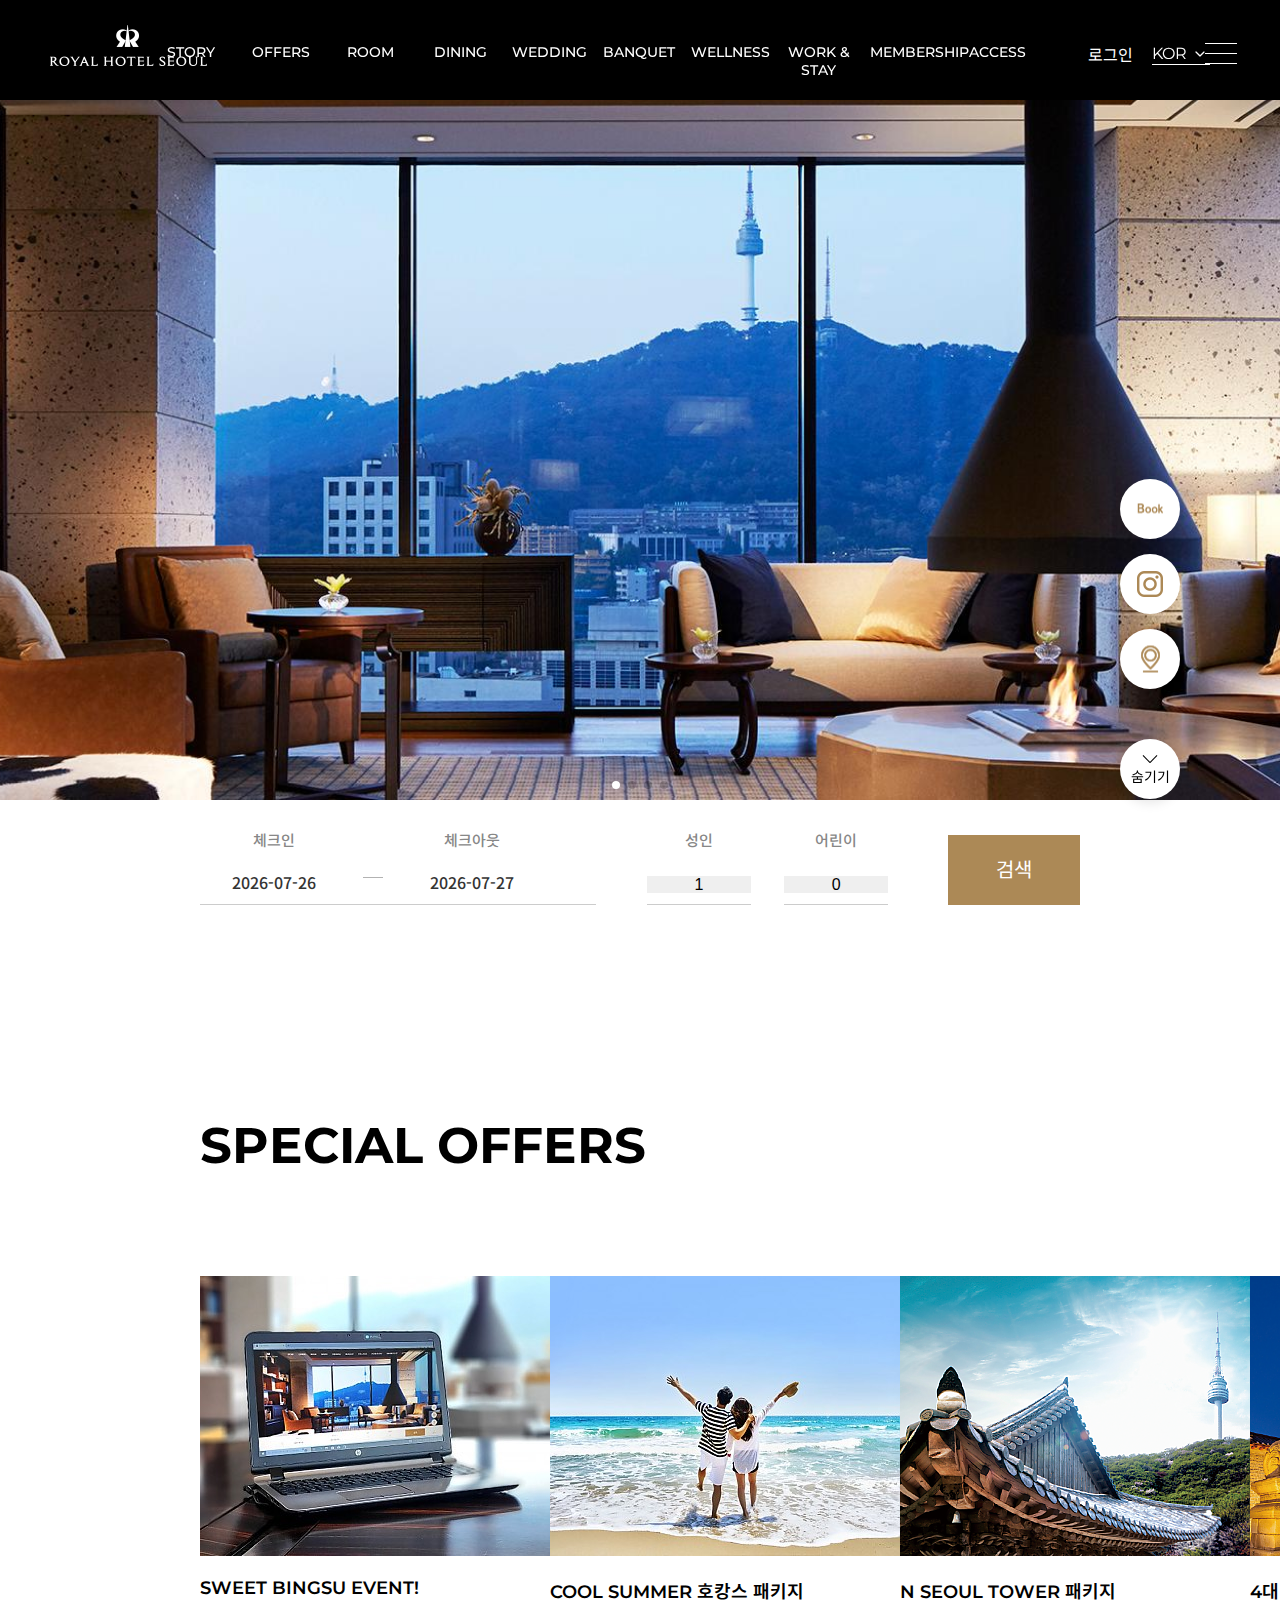
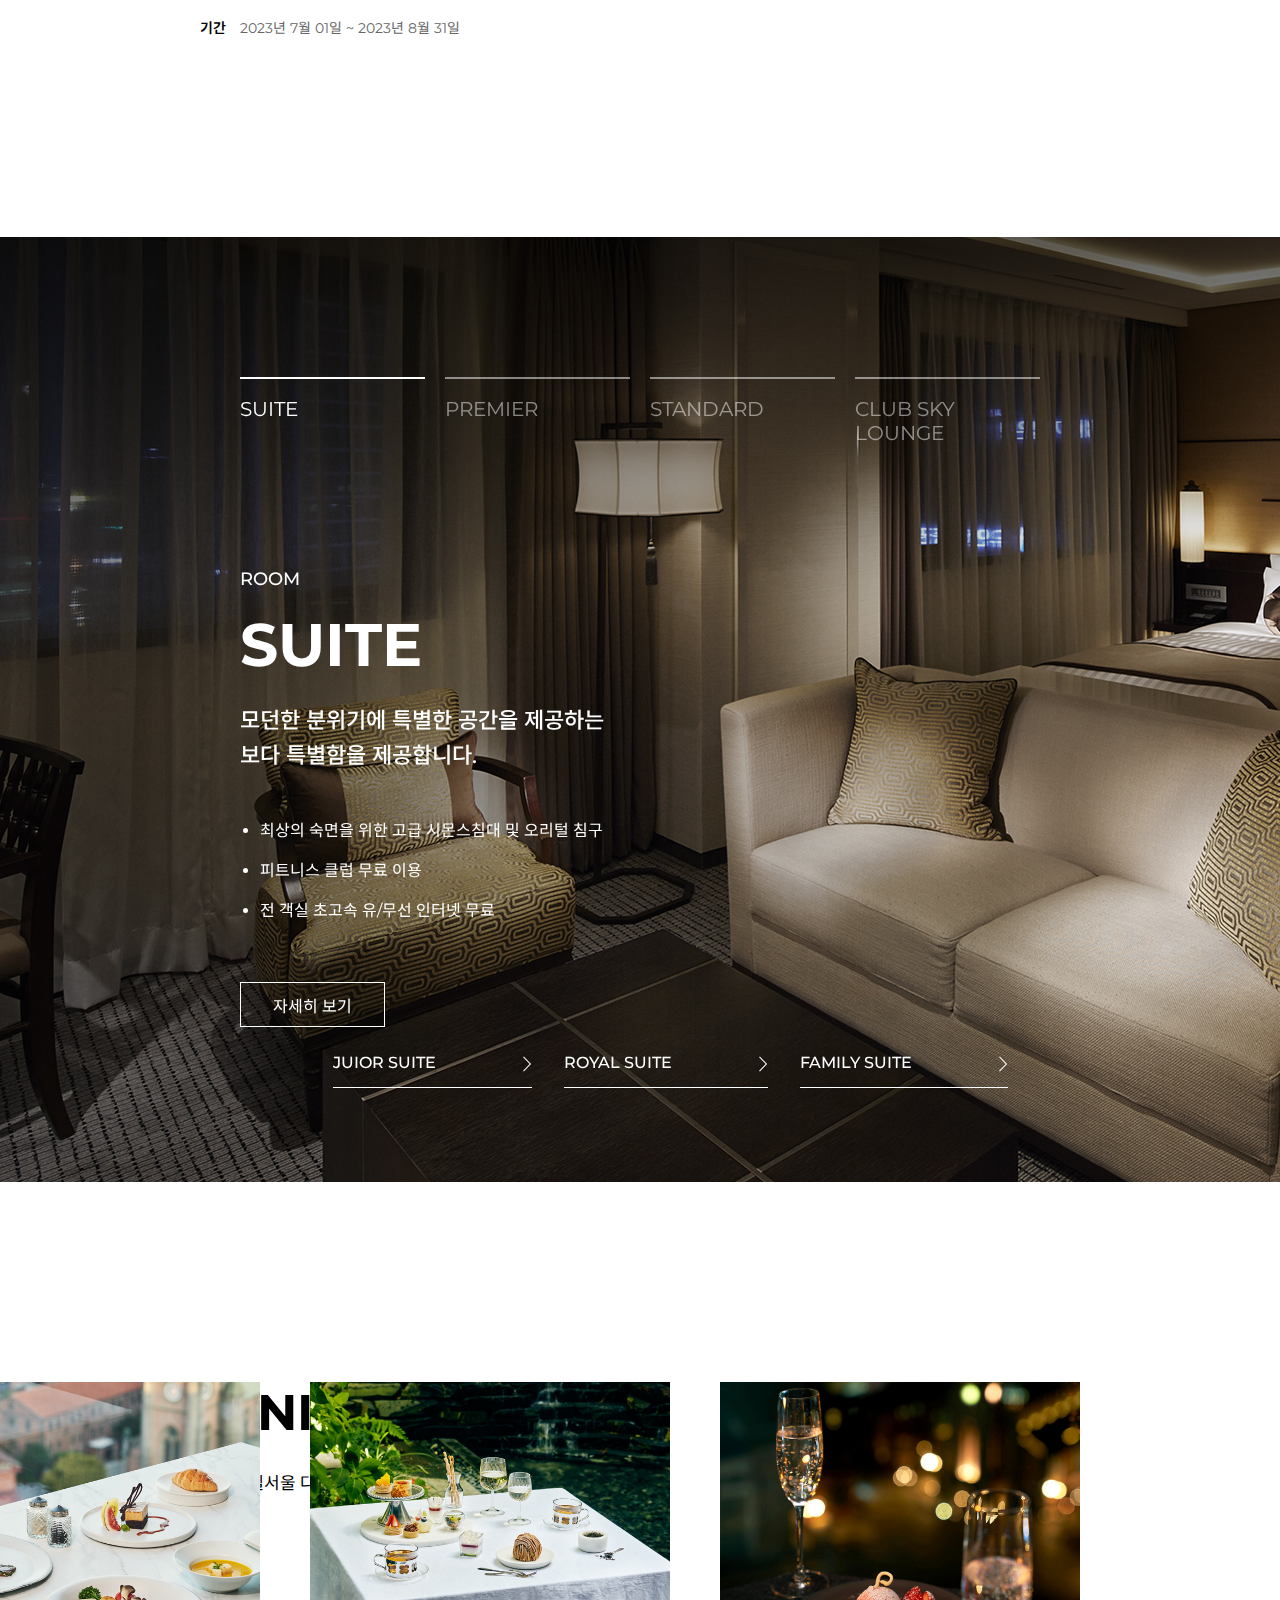
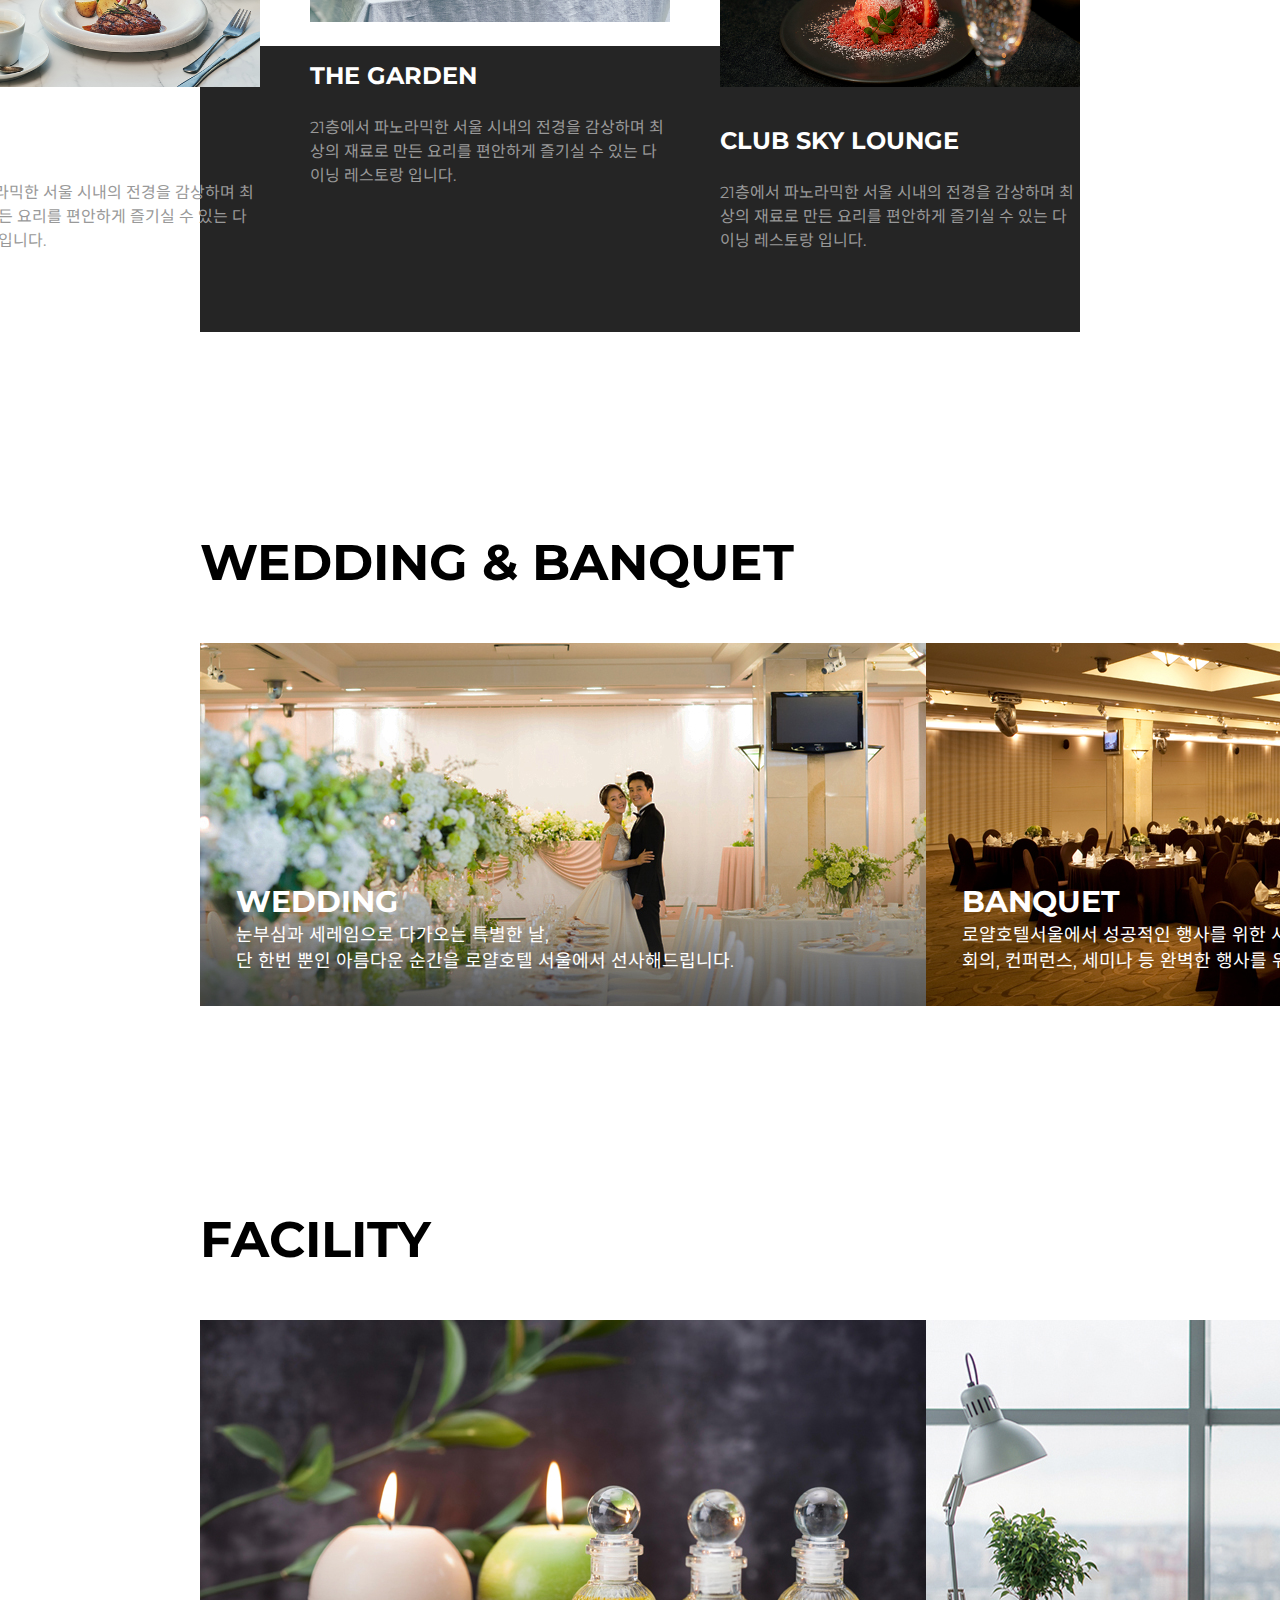
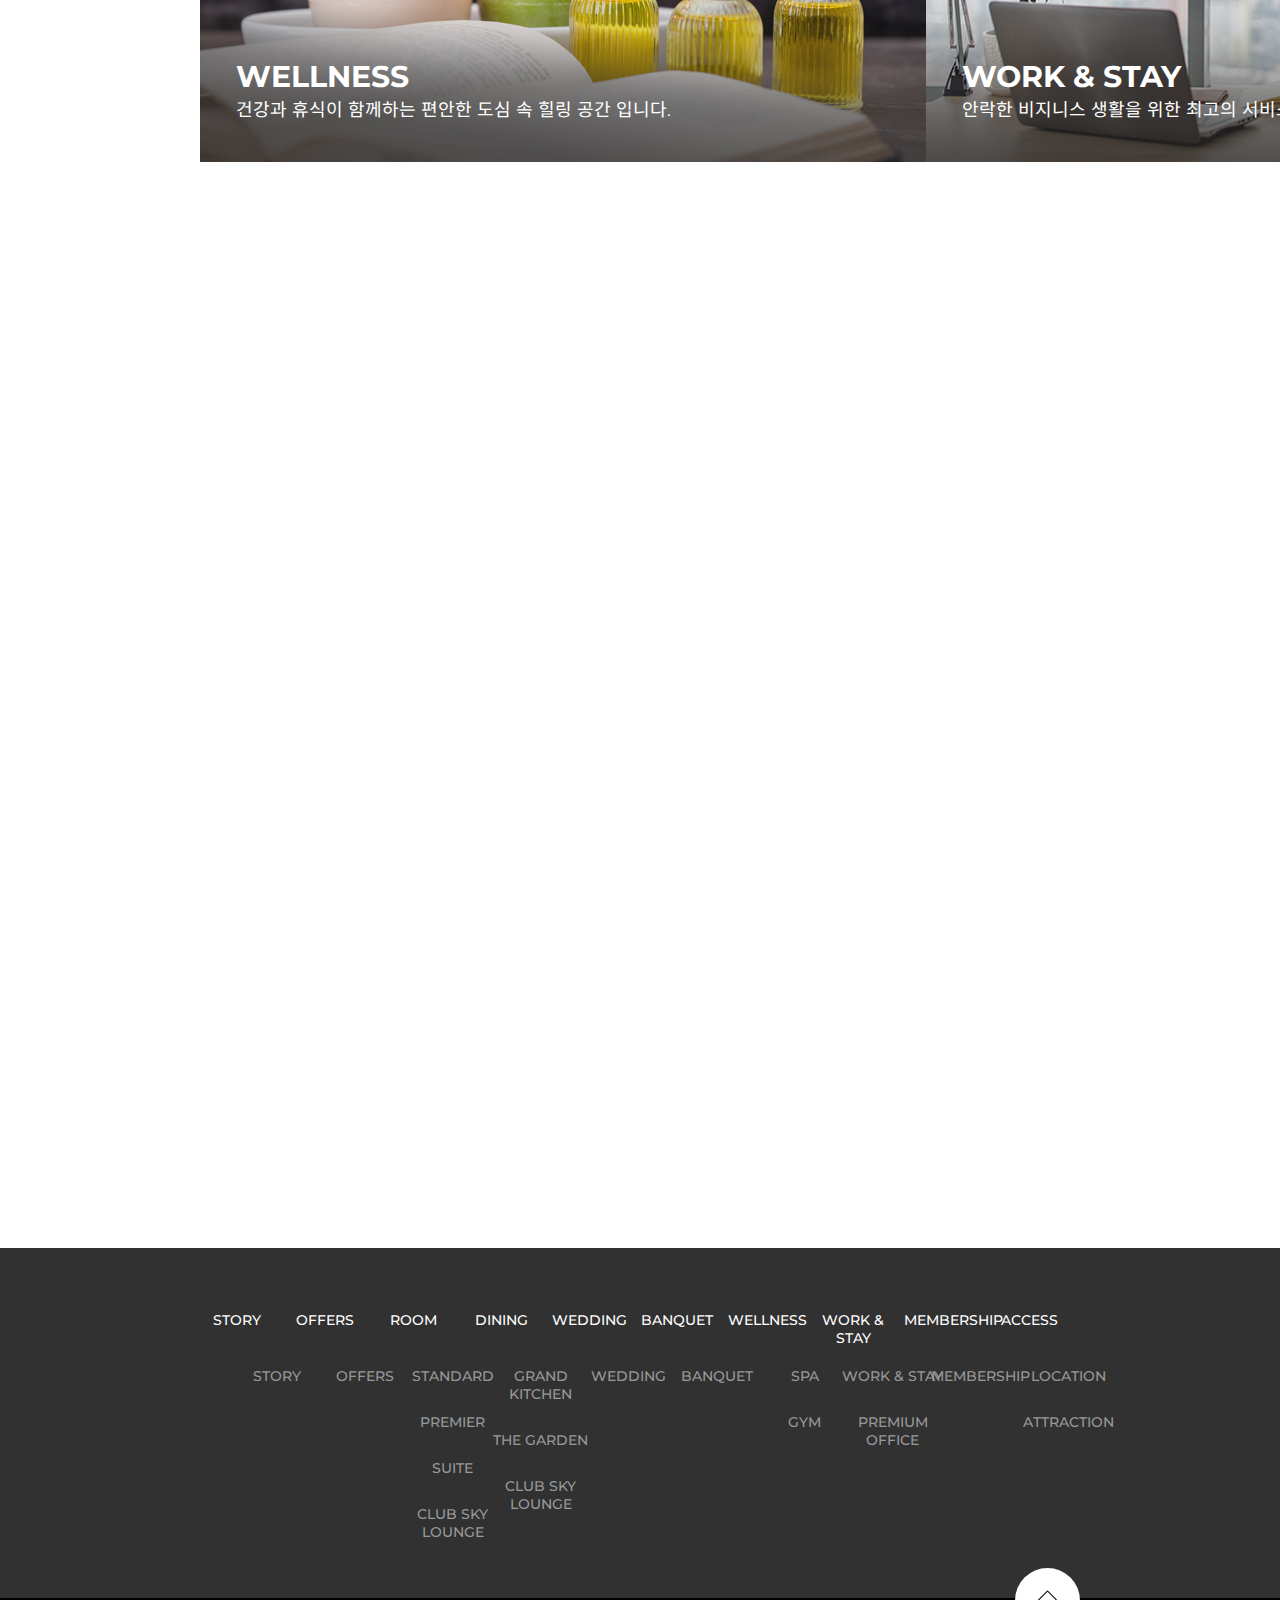
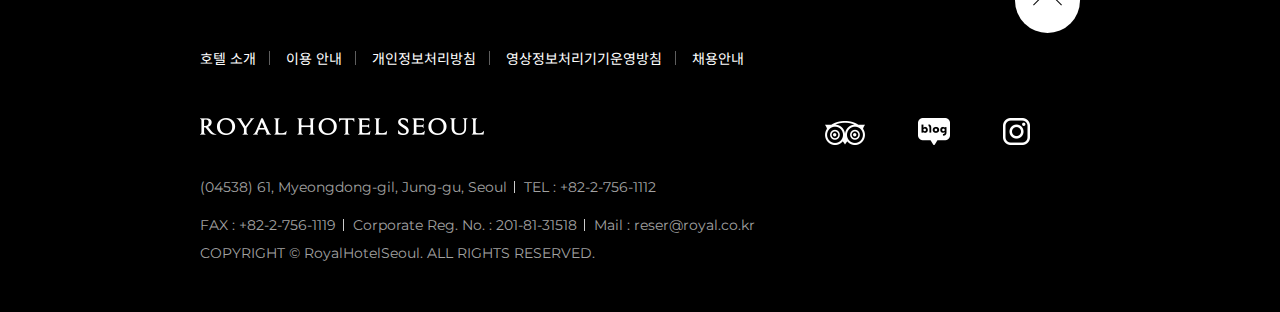
<file: index.html>
<!DOCTYPE html>
<html lang="ko">
<head>
  <meta charset="UTF-8">
  <meta name="viewport" content="width=device-width, initial-scale=1.0">
  <title>로얄호텔서울</title>
  <link rel="stylesheet" href="css/hotel.css">
  <link rel="stylesheet" href="https://cdn.jsdelivr.net/npm/swiper@10/swiper-bundle.min.css" />
  <link rel="stylesheet" href="css/jquery-ui.min.css">

  <script src="js/jquery-3.7.0.min.js"></script>
  <script src="js/jquery-ui.min.js"></script>
  <script src="https://cdn.jsdelivr.net/npm/swiper@10/swiper-bundle.min.js"></script>
  <script src="js/hotel.js"></script>
</head>
<body>
  <div id="wrap">
    <header>
      <a href="index.html" class="logo"><img src="img/logo.png" alt=""></a>
      <nav class="gnb">
        <ul>
          <li>
            <a href="story.html">STORY</a>
            <ul>
              <li><a href="story.html">Story</a></li>
            </ul>
          </li>
          <li>
            <a href="offers.html">OFFERS</a>
            <ul>
              <li><a href="offers.html">Offers</a></li>
            </ul>
          </li>
          <li>
            <a href="room.html">ROOM</a>
            <ul>
              <li><a href="room.html">Standard</a></li>
              <li><a href="room.html">Premier</a></li>
              <li><a href="room.html">Suite</a></li>
              <li><a href="room.html">Club Sky Lounge</a></li>
            </ul>
          </li>
          <li>
            <a href="#">DINING</a>
            <ul>
              <li><a href="dining.html">Grand Kitchen</a></li>
              <li><a href="dining.html">The Garden</a></li>
              <li><a href="dining.html">Club Sky Lounge</a></li>
            </ul>
          </li>
          <li>
            <a href="wedding.html">WEDDING</a>
            <ul>
              <li><a href="wedding.html">Wedding</a></li>
            </ul>
          </li>
          <li>
            <a href="banquet.html">BANQUET</a>
            <ul>
              <li><a href="banquet.html">Banquet</a></li>
            </ul>
          </li>
          <li>
            <a href="wellnes.html">WELLNESS</a>
            <ul>
              <li><a href="wellnes.html">SPA</a></li>
              <li><a href="wellnes.html">GYM</a></li>
            </ul>
          </li>
          <li>
            <a href="work.html">WORK & STAY</a>
            <ul>
              <li><a href="work.html">Work & Stay</a></li>
              <li><a href="work.html">Premium Office</a></li>
            </ul>
          </li>
          <li>
            <a href="membership.html">MEMBERSHIP</a>
            <ul>
              <li><a href="#">Membership</a></li>
            </ul>
          </li>
          <li>
            <a href="access.html">ACCESS</a>
            <ul>
              <li><a href="access.html">Location</a></li>
              <li><a href="access.html">Attraction</a></li>
            </ul>
          </li>
        </ul>
      </nav>
      <div class="right_head">
        <span><a href="#">로그인</a></span>
        <ul class="lang">
          <li>
            <a href="#" class="main_lang">KOR</a>
            <ul class="under_lang">
              <li><a href="#">KOR</a></li>
              <li><a href="#">ENG</a></li>
              <li><a href="#">JPN</a></li>
            </ul>
          </li>
        </ul>
        <div class="menu_area">
          <a href="#">
            <span></span>
            <span></span>
            <span></span>
          </a>
        </div>
      </div>
    </header>
    <div class="menu">
      <img src="img/all_menu_logo.png" alt="" class="menuLogo">
      <button class="menu_exit">
        <img src="img/close.png" alt="">
      </button>
      <div class="mobile_login">
        <p><a href="#">LOGIN</a></p>
        <p><a href="#">JOIN</a></p>
        <p><a href="#">MY BOOKING</a></p>
      </div>
      <div class="menuText">
        <div class="menu_text">
          <h4><a href="story.html">Story</a></h4>
          <ul>
            <li><a href="story.html">Story</a></li>
          </ul>
        </div>
        <div class="menu_text">
          <h4><a href="offers.html">Offers</a></h4>
          <ul>
            <li><a href="offers.html">Offers</a></li>
          </ul>
        </div>
        <div class="menu_text bar">
          <h4><a href="">Room</a></h4>
          <ul>
            <li><a href="#">Standard</a></li>
            <li><a href="#">Premier</a></li>
            <li><a href="#">Suite</a></li>
            <li><a href="#">Club Sky Lounge</a></li>
          </ul>
        </div>
        <div class="menu_text bar">
          <h4><a href="#">Dining</a></h4>
          <ul>
            <li><a href="#">Grand Kitchen</a></li>
            <li><a href="#">The Garden</a></li>
            <li><a href="#">Club Sky Lounge</a></li>
          </ul>
        </div>
        <div class="menu_text">
          <h4><a href="#">Wedding</a></h4>
          <ul>
            <li><a href="#">Wedding</a></li>
          </ul>
        </div>
        <div class="menu_text">
          <h4><a href="#">Banquet</a></h4>
          <ul>
            <li><a href="#">Banquet</a></li>
          </ul>
        </div>
        <div class="menu_text bar">
          <h4><a href="#">Wellness</a></h4>
          <ul>
            <li><a href="#">SPA</a></li>
            <li><a href="#">GYM</a></li>
          </ul>
        </div>
        <div class="menu_text bar">
          <h4><a href="#">Work & Stay</a></h4>
          <ul>
            <li><a href="#">Work & Stay</a></li>
            <li><a href="#">Premium Office</a></li>
          </ul>
        </div>
        <div class="menu_text">
          <h4><a href="#">Membership</a></h4>
          <ul>
            <li><a href="#">Membership</a></li>
          </ul>
        </div>
        <div class="menu_text bar">
          <h4><a href="#">Access</a></h4>
          <ul>
            <li><a href="#">Location</a></li>
            <li><a href="#">Attraction</a></li>
          </ul>
        </div>
        <a href="index.html">
          <button class="menu_bye"><p>Reservation</p></button>
        </a>
      </div>
    </div>
    <div class="main_area">
      <div class="swiper mainSwiper">
        <div class="swiper-container">
          <div class="swiper-wrapper">
            <div class="swiper-slide one"></div>
            <div class="swiper-slide two"></div>
            <div class="swiper-slide three"></div>
            <div class="swiper-slide four"></div>
            <div class="swiper-slide five"></div>
          </div>
          <div class="swiper-pagination"></div>
        </div>
      </div>
    </div>
    <div class="reserve">
      <div class="reserve_inner">
        <div class="reserve_check">
          <div class="check_in">
            <span>체크인</span>
            <section class="day">
              <p id="datepicker">
                <input type="text" id="startDay"> 
              </p>  
            </section>
          </div>
          <div class="check_out">
            <span>체크아웃</span>
            <section class="day">
              <p id="datepicker">
                <input type="text" id="endDay">
            </section>
          </div>
        </div>
        <div class="member">
          <div class="member_left">
            <span>성인</span>
            <select name="mem_num" class="number">
            <option value="">1</option>
            <option value="">2</option>
            <option value="">3</option>
            <option value="">4</option>
            </select>
          </div>
          <div class="member_right">
            <span>어린이</span>
            <select name="mem_num" class="number">
            <option value="">0</option>
            <option value="">1</option>
            <option value="">2</option>
            <option value="">3</option>
            <option value="">4</option>
            </select>
          </div>
        </div>
        <a href="#" class="serch">검색</a>
      </div>
    </div>
    <div class="offer_area">
      <h2>SPECIAL OFFERS</h2>
      <section class="offfers">
        <div class="offer1">
          <a href="offers.html">
            <img src="img/offer1.jpg" alt="">
            <h4>SWEET BINGSU EVENT!</h4>
            <span>기간</span>
            <p>2023년 7월 01일 ~ 2023년 8월 31일</p>
          </a>
        </div>
        <div class="offer2">
          <a href="offers.html">
            <img src="img/offer2.jpg" alt="">
            <h4>COOL SUMMER 호캉스 패키지</h4>
          </a>
        </div>
        <div class="offer3">
          <a href="offers.html">
            <img src="img/offer3.png" alt="">
            <h4>N SEOUL TOWER 패키지</h4>
          </a>
        </div>
        <div class="offer4">
          <a href="#">
            <img src="img/offer4.png" alt="">
            <h4>4대 고궁 투어 패키지</h4>
          </a>
        </div>
      </section>
    </div>
    <div class="middle_area">
      <!-- Swiper -->
      <div class="swiper middleSwiper">
        <div class="swiper-container">
          <div class="swiper-wrapper">
            <div class="swiper-slide middle1">
              <div class="top_middle">
                <span>SUITE</span>
                <span>PREMIER</span>
                <span>STANDARD</span>
                <span>CLUB SKY LOUNGE</span>
              </div>
              <div class="middle_mid">
                <h3>ROOM</h3>
                <h5>SUITE</h5>
                <p>
                  모던한 분위기에 특별한 공간을 제공하는<br>
                  보다 특별함을 제공합니다.
                </p>
                <ul>
                  <li>최상의 숙면을 위한 고급 시몬스침대 및 오리털 침구</li>
                  <li>피트니스 클럽 무료 이용</li>
                  <li>전 객실 초고속 유/무선 인터넷 무료</li>
                </ul>
                <span><a href="room.html">자세히 보기</a></span>
              </div>
              <div class="middle_under">
                <a href="room.html">JUIOR SUITE<span></span></a>
                <a href="room.html">ROYAL SUITE<span></span></a>
                <a href="room.html">FAMILY SUITE<span></span></a>
              </div>
            </div>
            <div class="swiper-slide middle2">
              <div class="top_middle">
                <span>SUITE</span>
                <span>PREMIER</span>
                <span>STANDARD</span>
                <span>CLUB SKY LOUNGE</span>
              </div>
              <div class="middle_mid">
                <h3>ROOM</h3>
                <h5>PREMIER</h5>
                <p>
                  프리미어의 고급스런 품격이 느껴지는 모던 클래식한 감성을 선사합니다.<br>
                  일본 AOYAMA NOMURA DESIGN의 디자인 설계 객실.
                </p>
                <ul>
                  <li>스카이 라운지 이용</li>
                  <li>최상의 숙면을 위한 고급 시몬스 침대 및 오리털 침구</li>
                  <li>피트니스 클럽 무료 이용</li>
                </ul>
                <span><a href="room.html">자세히 보기</a></span>
              </div>
              <div class="middle_under">
                <a href="room.html">PREMIER DUBBLE <span></span></a>
                <a href="room.html">PREMIER TWIN <span></span></a>
                <a href="room.html">TRIPLE <span></span></a>
                <a href="room.html">CORNER TWIN DELUXE <span></span></a>
              </div>
            </div>
            <div class="swiper-slide middle3">
              <div class="top_middle">
                <span>SUITE</span>
                <span>PREMIER</span>
                <span>STANDARD</span>
                <span>CLUB SKY LOUNGE</span>
              </div>
              <div class="middle_mid">
                <h3>ROOM</h3>
                <h5>STANDARD</h5>
                <p>
                  스탠다드룸은 안락한 룸 분위기와 쾌적함으로<br>
                  편안한 휴식 환경을 제공합니다.
                </p>
                <ul>
                  <li>최상의 숙면을 위한 고급 시몬스침대 및 오리털 침구</li>
                  <li>피트니스 클럽 무료 이용</li>
                  <li>전 객실 초고속 유/무선 인터넷 무료</li>
                </ul>
                <span><a href="room.html">자세히 보기</a></span>
              </div>
              <div class="middle_under">
                <a href="room.html">DOUBLE <span></span></a>
                <a href="room.html">TWIN DELUXE <span></span></a>
                <a href="room.html">TRIPLE <span></span></a>
              </div>
            </div>
            <div class="swiper-slide middle4">
              <div class="top_middle">
                <span>SUITE</span>
                <span>PREMIER</span>
                <span>STANDARD</span>
                <span>CLUB SKY LOUNGE</span>
              </div>
              <div class="middle_mid">
                <h3>ROOM</h3>
                <h5>CLUB SKY LOUNGE</h5>
                <p>
                  21층 최고층에 위치하여 명동 시내와 남산,<br>
                  명동 성당이 멋지게 펼쳐진 전망이 한 눈에 들어오며 편안하고 아늑한 분위기를 자랑 합니다.
                </p>
                <ul>
                  <li>프리미어 객실 이용 고객 혜택</li>
                  <li>방문객 이용</li>
                  <li>유료서비스</li>
                </ul>
                <span><a href="room.html">자세히 보기</a></span>
              </div>
              <div class="middle_under">
                <a href="room.html">CLUB SKY LOUNGE <span></span></a>
              </div>
            </div>
          </div>
        </div>
      </div>
    </div>
    <div class="dining">
      <div class="dining_title">
        <h2>DINING</h2>
        <p>로얄호텔서울 다이닝을 소개합니다.</p>
      </div>
      <div class="dining_area">
        <div class="dining_area1">
          <a href="dining.html">
            <img src="img/section05_img01.jpg" alt="">
            <h4>GRAND KITCHEN</h4>
            <p>
              21층에서 파노라믹한 서울 시내의 전경을 감상하며 최상의 재료로 만든 요리를 편안하게 즐기실 수 있는 다이닝 레스토랑 입니다.
            </p>
          </a>
        </div>
        <div class="dining_area2">
          <a href="dining.html">
            <img src="img/section05_img02.jpg" alt="">
            <h4>THE GARDEN</h4>
            <p>
              21층에서 파노라믹한 서울 시내의 전경을 감상하며 최상의 재료로 만든 요리를 편안하게 즐기실 수 있는 다이닝 레스토랑 입니다.
            </p>
          </a>
        </div>
        <div class="dining_area3">
          <a href="dining.html">
            <img src="img/section05_img03.jpg" alt="">
            <h4>CLUB SKY LOUNGE</h4>
            <p>
              21층에서 파노라믹한 서울 시내의 전경을 감상하며 최상의 재료로 만든 요리를 편안하게 즐기실 수 있는 다이닝 레스토랑 입니다.
            </p>
          </a>
        </div>
      </div>
      <div class="dining_back"></div>
    </div>
    <div class="last_area">
      <div class="wedding">
        <h2>WEDDING & BANQUET</h2>
        <div class="wedding_main">
          <div class="wedding_1">
            <a href="wedding.html">
              <img src="img/section06_img01.jpg" alt="">
              <div class="last_text">
                <h4>WEDDING</h4>
                <p>
                  눈부심과 세레임으로 다가오는 특별한 날,<br>
                  단 한번 뿐인 아름다운 순간을 로얄호텔 서울에서 선사해드립니다.
                </p>
              </div>
            </a>
          </div>
          <div class="wedding_2">
            <a href="banquet.html">
              <img src="img/section06_img02.jpg" alt="">
              <div class="last_text">
                <h4>BANQUET</h4>
                <p>
                  로얄호텔서울에서 성공적인 행사를 위한 서비스를 도움 드립니다.<br>
                  회의, 컨퍼런스, 세미나 등 완벽한 행사를 위한 플랜을 제공합니다.
                </p>
              </div>
            </a>
          </div>
        </div>
      </div>
      <div class="fac">
        <h2>FACILITY</h2>
        <div class="fac_main">
          <div class="fac_1">
            <a href="wellnes.html">
              <img src="img/section07_img01.jpg" alt="">
              <div class="last_text">
                <h4>WELLNESS</h4>
                <p>
                  건강과 휴식이 함께하는 편안한 도심 속 힐링 공간 입니다.
                </p>
              </div>
            </a>
          </div>
          <div class="fac_2">
            <a href="work.html">
              <img src="img/section07_img02.jpg" alt="">
              <div class="last_text">
                <h4>WORK & STAY</h4>
                <p>
                  안락한 비지니스 생활을 위한 최고의 서비스를 제공합니다.
                </p>
              </div>
            </a>
          </div>
        </div>
      </div>
      <div class="last_tube">
        <iframe width="100%" height="680" src="https://www.youtube.com/embed/o-ymUPQ9E80" title="YouTube video player" frameborder="0" allow="accelerometer; autoplay; clipboard-write; encrypted-media; gyroscope; picture-in-picture; web-share" allowfullscreen></iframe>
      </div>
    </div>
    <div class="footer">
      <div class="foot_head">
        <nav class="foot_gnb">
        <ul>
          <li>
            <a href="story.html">STORY</a>
            <ul>
              <li><a href="story.html">Story</a></li>
            </ul>
          </li>
          <li>
            <a href="offers.html">OFFERS</a>
            <ul>
              <li><a href="offers.html">Offers</a></li>
            </ul>
          </li>
          <li>
            <a href="room.html">ROOM</a>
            <ul>
              <li><a href="room.html">Standard</a></li>
              <li><a href="room.html">Premier</a></li>
              <li><a href="room.html">Suite</a></li>
              <li><a href="room.html">Club Sky Lounge</a></li>
            </ul>
          </li>
          <li>
            <a href="dining.html">DINING</a>
            <ul>
              <li><a href="dining.html">Grand Kitchen</a></li>
              <li><a href="dining.html">The Garden</a></li>
              <li><a href="dining.html">Club Sky Lounge</a></li>
            </ul>
          </li>
          <li>
            <a href="wedding.html">WEDDING</a>
            <ul>
              <li><a href="wedding.html">Wedding</a></li>
            </ul>
          </li>
          <li>
            <a href="banquet.html">BANQUET</a>
            <ul>
              <li><a href="banquet.html">Banquet</a></li>
            </ul>
          </li>
          <li>
            <a href="wellnes.html">WELLNESS</a>
            <ul>
              <li><a href="wellnes.html">SPA</a></li>
              <li><a href="wellnes.html">GYM</a></li>
            </ul>
          </li>
          <li>
            <a href="work.html">WORK & STAY</a>
            <ul>
              <li><a href="work.html">Work & Stay</a></li>
              <li><a href="work.html">Premium Office</a></li>
            </ul>
          </li>
          <li>
            <a href="membership.html">MEMBERSHIP</a>
            <ul>
              <li><a href="membership.html">Membership</a></li>
            </ul>
          </li>
          <li>
            <a href="access.html">ACCESS</a>
            <ul>
              <li><a href="access.html">Location</a></li>
              <li><a href="access.html">Attraction</a></li>
            </ul>
          </li>
        </ul>
      </nav>
      </div>
    </div>
    <footer>
      <div class="realfooter">
        <div class="info">
          <ul>
            <li>호텔 소개</li>
            <li>이용 안내</li>
            <li>개인정보처리방침</li>
            <li>영상정보처리기기운영방침</li>
            <li>채용안내</li>
          </ul>
        </div>
        <div class="info_foot">
          <div class="foot_text">
            <img src="img/footer_logo.png" alt="">
            <p>(04538) 61, Myeongdong-gil, Jung-gu, Seoul</p>
            <span>TEL : +82-2-756-1112</span><br>
            <p>FAX : +82-2-756-1119</p>
            <p>Corporate Reg. No. : 201-81-31518</p>
            <p>Mail : reser@royal.co.kr</p><br>
            <span>COPYRIGHT © RoyalHotelSeoul. ALL RIGHTS RESERVED.</span>
          </div>
          <div class="foot_sns">
            <a href="#"><img src="img/footer_tripadvisor.png" alt=""></a>
            <a href="#"><img src="img/footer_blog.png" alt=""></a>
            <a href="#"><img src="img/footer_insta.png" alt=""></a>
          </div>
        </div>
        <a href="#"><span class="upBtn"></span></a>
      </div>
    </footer>
    <section id="wing_btn">
      <a href="#"><span><img src="img/wing_mypage.png" alt=""></span></a>
      <a href="#"><span><img src="img/wing_insta.png" alt=""></span></a>
      <a href="#"><span><img src="img/wing_map.png" alt=""></span></a>
      <span class="last_wing"><p>숨기기</p></span>
    </section>
  </div>
</body>
</html>
</file>
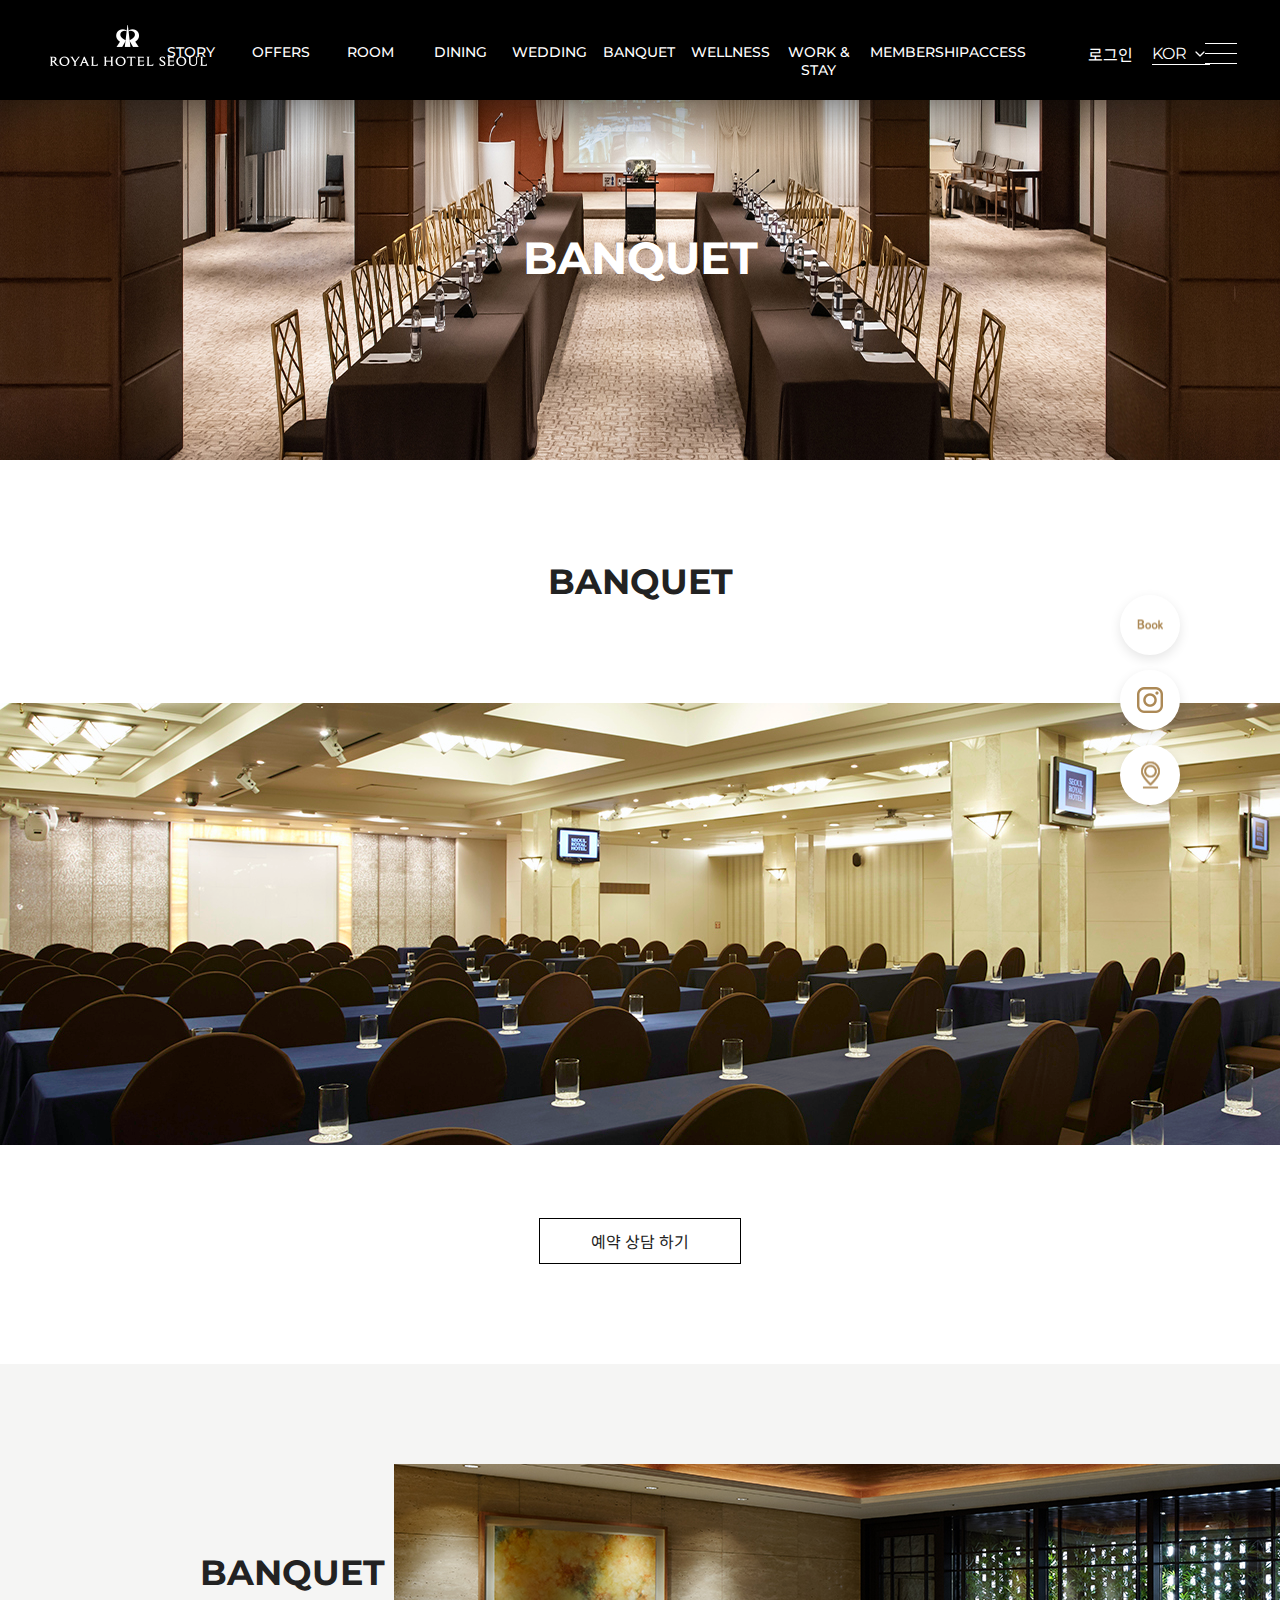
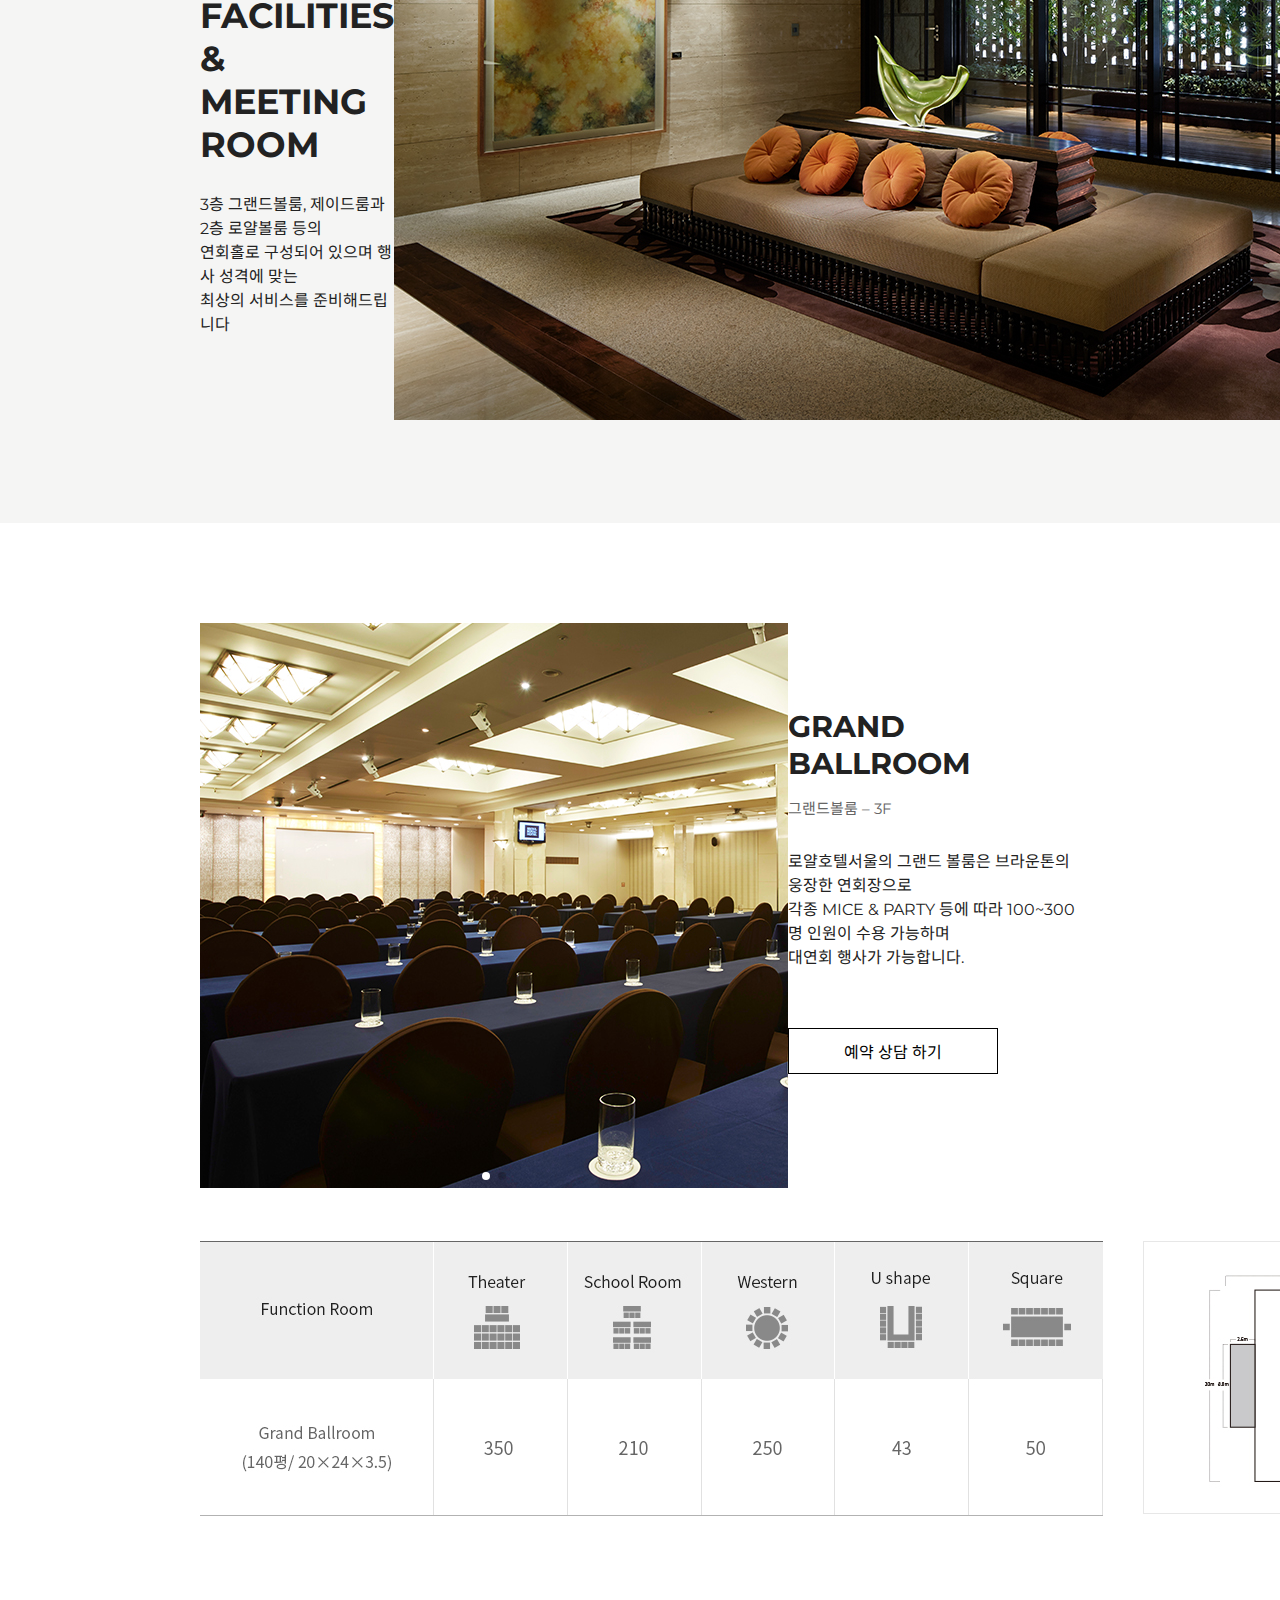
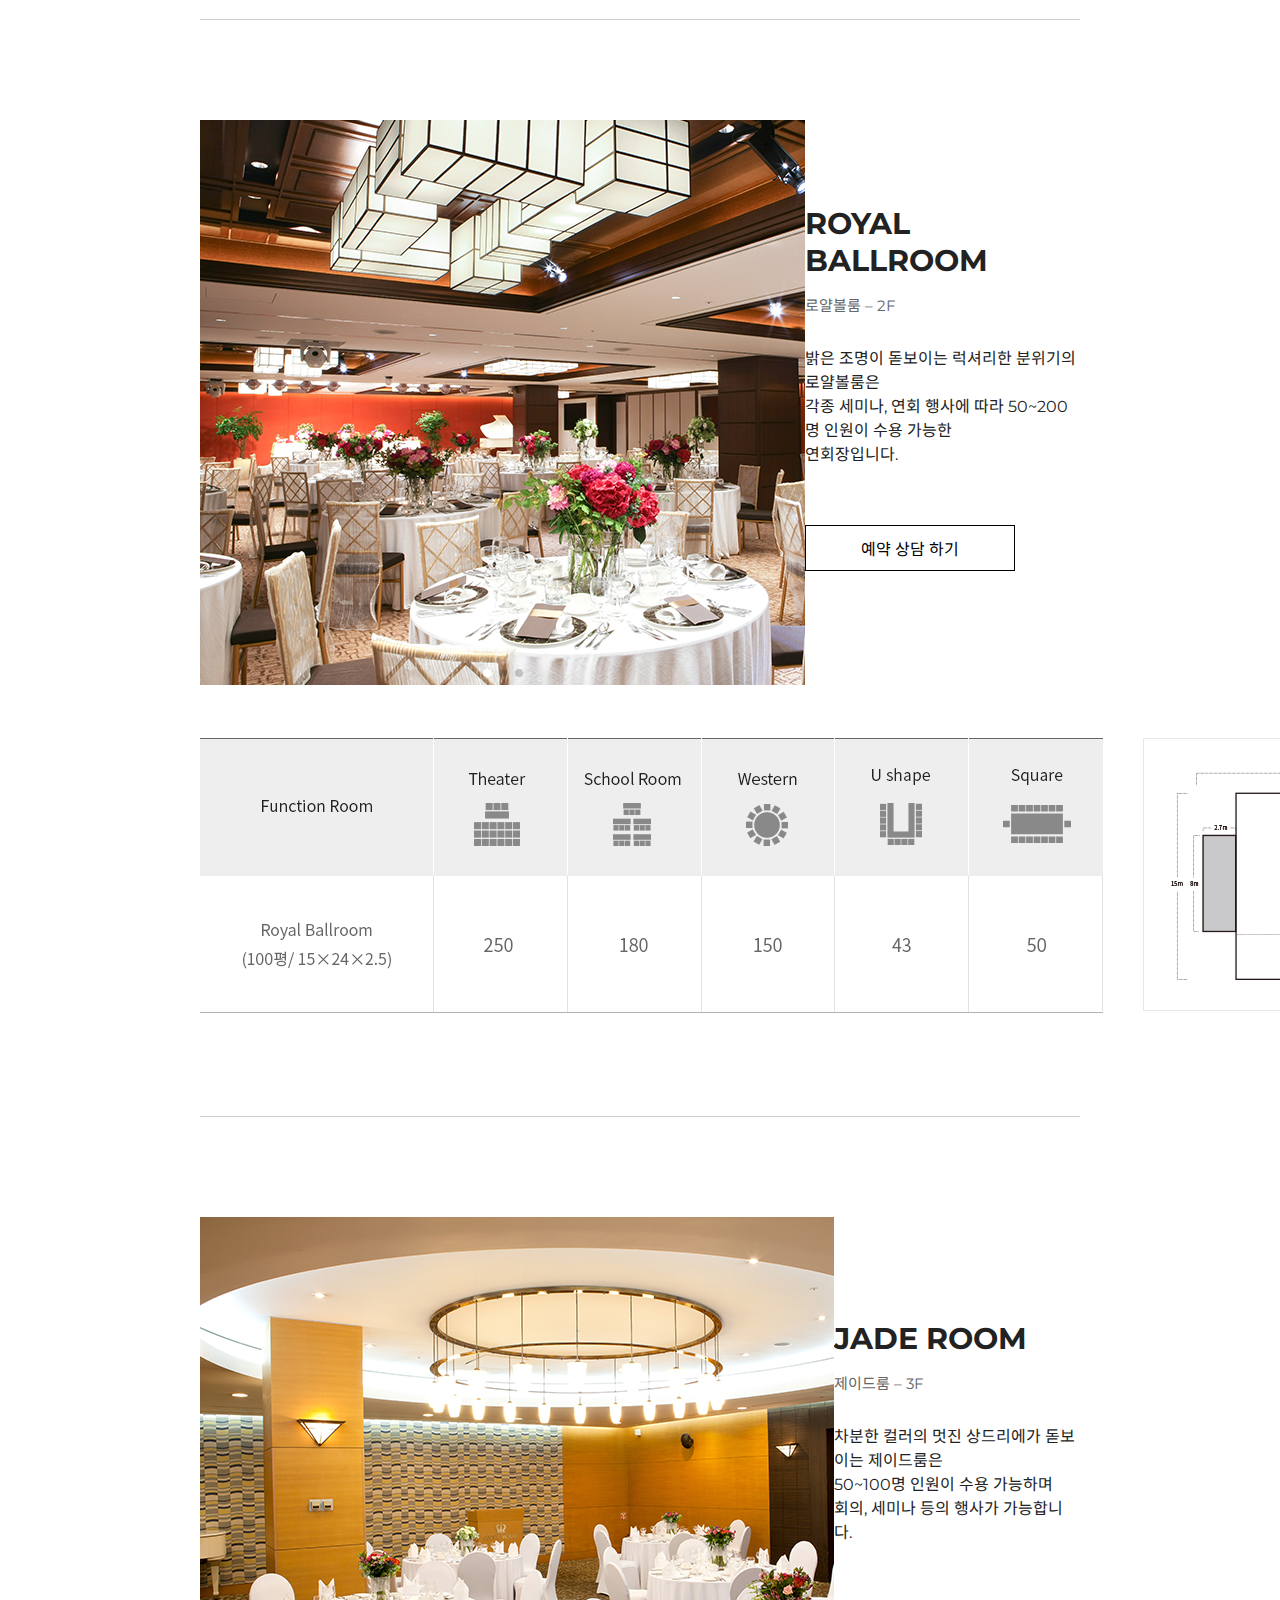
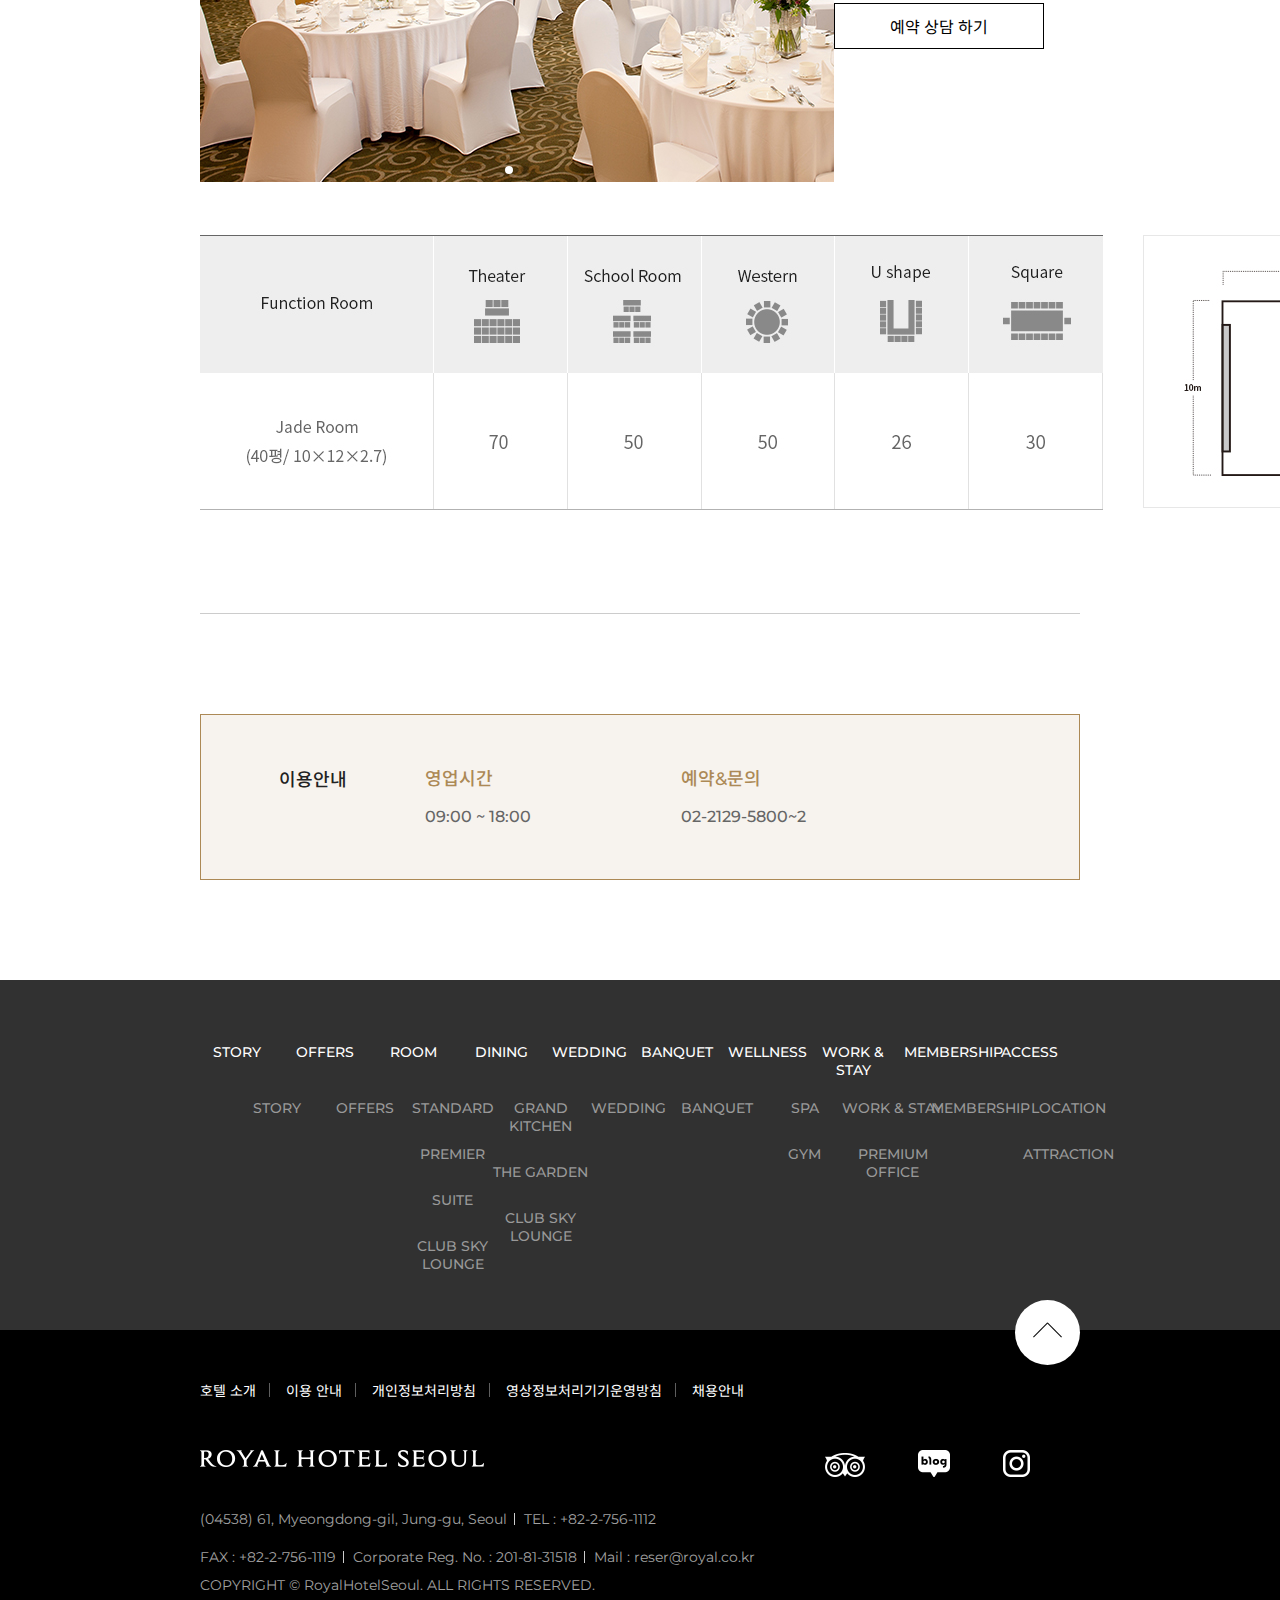
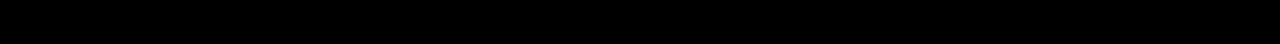
<file: banquet.html>
<!DOCTYPE html>
<html lang="ko">
<head>
  <meta charset="UTF-8">
  <meta name="viewport" content="width=device-width, initial-scale=1.0">
  <title>로얄호텔서울</title>
  <link rel="stylesheet" href="css/jquery-ui.min.css">
  <link rel="stylesheet" href="css/wedding.css">

  <script src="https://code.jquery.com/jquery-3.3.1.min.js"></script>
  <link rel="stylesheet" href="https://cdn.jsdelivr.net/npm/swiper@10/swiper-bundle.min.css" />

</head>
<body>
  <div id="wrap_dining">
    <header>
      <a href="index.html" class="logo"><img src="img/logo.png" alt=""></a>
      <nav class="gnb">
        <ul>
          <li>
            <a href="story.html">STORY</a>
            <ul>
              <li><a href="story.html">Story</a></li>
            </ul>
          </li>
          <li>
            <a href="offers.html">OFFERS</a>
            <ul>
              <li><a href="offers.html">Offers</a></li>
            </ul>
          </li>
          <li>
            <a href="room.html">ROOM</a>
            <ul>
              <li><a href="room.html">Standard</a></li>
              <li><a href="room.html">Premier</a></li>
              <li><a href="room.html">Suite</a></li>
              <li><a href="room.html">Club Sky Lounge</a></li>
            </ul>
          </li>
          <li>
            <a href="dining.html">DINING</a>
            <ul>
              <li><a href="dining.html">Grand Kitchen</a></li>
              <li><a href="dining.html">The Garden</a></li>
              <li><a href="dining.html">Club Sky Lounge</a></li>
            </ul>
          </li>
          <li>
            <a href="wedding.html">WEDDING</a>
            <ul>
              <li><a href="wedding.html">Wedding</a></li>
            </ul>
          </li>
          <li>
            <a href="banquet.html">BANQUET</a>
            <ul>
              <li><a href="banquet.html">Banquet</a></li>
            </ul>
          </li>
          <li>
            <a href="wellness.html">WELLNESS</a>
            <ul>
              <li><a href="wellness.html">SPA</a></li>
              <li><a href="wellness.html">GYM</a></li>
            </ul>
          </li>
          <li>
            <a href="work.html">WORK & STAY</a>
            <ul>
              <li><a href="work.html">Work & Stay</a></li>
              <li><a href="work.html">Premium Office</a></li>
            </ul>
          </li>
          <li>
            <a href="membership.html">MEMBERSHIP</a>
            <ul>
              <li><a href="membership.html">Membership</a></li>
            </ul>
          </li>
          <li>
            <a href="access.html">ACCESS</a>
            <ul>
              <li><a href="access.html">Location</a></li>
              <li><a href="access.html">Attraction</a></li>
            </ul>
          </li>
        </ul>
      </nav>
      <div class="right_head">
        <span><a href="#">로그인</a></span>
        <ul class="lang">
          <li>
            <a href="#" class="main_lang">KOR</a>
            <ul class="under_lang">
              <li><a href="#">KOR</a></li>
              <li><a href="#">ENG</a></li>
              <li><a href="#">JPN</a></li>
            </ul>
          </li>
        </ul>
        <div class="menu_area">
          <a href="#">
            <span></span>
            <span></span>
            <span></span>
          </a>
        </div>
      </div>
    </header>
    <div class="menu">
      <img src="img/all_menu_logo.png" alt="" class="menuLogo">
      <button class="menu_exit">
        <img src="img/close.png" alt="">
      </button>
      <div class="mobile_login">
        <p><a href="#">LOGIN</a></p>
        <p><a href="#">JOIN</a></p>
        <p><a href="#">MY BOOKING</a></p>
      </div>
      <div class="menuText">
        <div class="menu_text">
          <h4><a href="story.html">Story</a></h4>
          <ul>
            <li><a href="story.html">Story</a></li>
          </ul>
        </div>
        <div class="menu_text">
          <h4><a href="offers.html">Offers</a></h4>
          <ul>
            <li><a href="offers.html">Offers</a></li>
          </ul>
        </div>
        <div class="menu_text bar">
          <h4><a href="room.html">Room</a></h4>
          <ul>
            <li><a href="room.html">Standard</a></li>
            <li><a href="room.html">Premier</a></li>
            <li><a href="room.html">Suite</a></li>
            <li><a href="room.html">Club Sky Lounge</a></li>
          </ul>
        </div>
        <div class="menu_text bar">
          <h4><a href="dining.html">Dining</a></h4>
          <ul>
            <li><a href="dining.html">Grand Kitchen</a></li>
            <li><a href="dining.html">The Garden</a></li>
            <li><a href="dining.html">Club Sky Lounge</a></li>
          </ul>
        </div>
        <div class="menu_text">
          <h4><a href="wedding.html">Wedding</a></h4>
          <ul>
            <li><a href="wedding.html">Wedding</a></li>
          </ul>
        </div>
        <div class="menu_text">
          <h4><a href="banquet.html">Banquet</a></h4>
          <ul>
            <li><a href="banquet.html">Banquet</a></li>
          </ul>
        </div>
        <div class="menu_text bar">
          <h4><a href="wellness.html">Wellness</a></h4>
          <ul>
            <li><a href="wellness.html">SPA</a></li>
            <li><a href="wellness.html">GYM</a></li>
          </ul>
        </div>
        <div class="menu_text bar">
          <h4><a href="work.html">Work & Stay</a></h4>
          <ul>
            <li><a href="work.html">Work & Stay</a></li>
            <li><a href="work.html">Premium Office</a></li>
          </ul>
        </div>
        <div class="menu_text">
          <h4><a href="membership.html">Membership</a></h4>
          <ul>
            <li><a href="membership.html">Membership</a></li>
          </ul>
        </div>
        <div class="menu_text bar">
          <h4><a href="access.html">Access</a></h4>
          <ul>
            <li><a href="access.html">Location</a></li>
            <li><a href="access.html">Attraction</a></li>
          </ul>
        </div>
        <a href="index.html">
          <button class="menu_bye"><p>Reservation</p></button>
        </a>
      </div>
    </div>
    <div class="offers_img">
      <img src="img/banquet/m09_banner.jpg" alt="">
      <h1>BANQUET</h1>
    </div>
    <section class="ban_main">
      <div class="ban_firstArea">
        <h2>BANQUET</h2>
        <img src="img/banquet/m05_02_01_img01.jpg" alt="">
        <span>예약 상담 하기</span>
      </div>
      <div class="ban_secoundArea">
        <div class="ban_SA_text">
          <h2>
            BANQUET<br>
            FACILITIES &<br>
            MEETING ROOM
          </h2>
          <p>
            3층 그랜드볼룸, 제이드룸과 2층 로얄볼룸 등의<br>
            연회홀로 구성되어 있으며 행사 성격에 맞는<br>
            최상의 서비스를 준비해드립니다
          </p>
        </div>
        <div class="ban_SA_img">
          <img src="img/banquet/m05_02_02_img01.jpg" alt="">
        </div>
      </div>
    </section>
    <section class="ban_last">
      <div class="ban_lastArea">
        <div class="ban_LA_top">
          <div class="swiper ban_swiper">
            <div class="swiper-wrapper">
              <div class="swiper-slide">
                <img src="img/banquet/m05_02_03_img01.jpg" alt="">
              </div>
              <div class="swiper-slide">
                <img src="img/banquet/m05_02_03_img02.jpg" alt="">
              </div>
            </div>
            <!-- <div class="swiper-button-next"></div>
            <div class="swiper-button-prev"></div> -->
            <div class="swiper-pagination"></div>
          </div>
          <div class="ban_text">
            <h2>GRAND BALLROOM</h2>
            <span>그랜드볼룸 – 3F</span>
            <p>
              로얄호텔서울의 그랜드 볼룸은 브라운톤의 웅장한 연회장으로<br>
              각종 MICE & PARTY 등에 따라 100~300명 인원이 수용 가능하며<br>
              대연회 행사가 가능합니다.
            </p>
            <span>예약 상담 하기</span>
          </div>
        </div>
        <div class="ban_LA_bottom">
          <img src="img/banquet/m05_02_03_table01.jpg" alt="">
        </div>
      </div>
      <div class="ban_lastArea">
        <div class="ban_LA_top">
          <div class="swiper ban_swiper">
            <div class="swiper-wrapper">
              <div class="swiper-slide">
                <img src="img/banquet/m05_02_04_img01.jpg" alt="">
              </div>
              <div class="swiper-slide">
                <img src="img/banquet/m05_02_04_img02.jpg" alt="">
              </div>
              <div class="swiper-slide">
                <img src="img/banquet/m05_02_04_img03.jpg" alt="">
              </div>
            </div>
            <!-- <div class="swiper-button-next"></div>
            <div class="swiper-button-prev"></div> -->
            <div class="swiper-pagination"></div>
          </div>
          <div class="ban_text">
            <h2>ROYAL BALLROOM</h2>
            <span>로얄볼룸 – 2F</span>
            <p>
              밝은 조명이 돋보이는 럭셔리한 분위기의 로얄볼룸은<br>
              각종 세미나, 연회 행사에 따라 50~200명 인원이 수용 가능한<br>
              연회장입니다.
            </p>
            <span>예약 상담 하기</span>
          </div>
        </div>
        <div class="ban_LA_bottom">
          <img src="img/banquet/m05_02_04_table01.jpg" alt="">
        </div>
      </div>
      <div class="ban_lastArea">
        <div class="ban_LA_top">
          <div class="swiper ban_swiper">
            <div class="swiper-wrapper">
              <div class="swiper-slide">
                <img src="img/banquet/m05_02_05_img01.jpg" alt="">
              </div>
              <div class="swiper-slide">
                <img src="img/banquet/m05_02_05_img02.jpg" alt="">
              </div>
            </div>
            <!-- <div class="swiper-button-next"></div>
            <div class="swiper-button-prev"></div> -->
            <div class="swiper-pagination"></div>
          </div>
          <div class="ban_text">
            <h2>JADE ROOM</h2>
            <span>제이드룸 – 3F</span>
            <p>
              차분한 컬러의 멋진 상드리에가 돋보이는 제이드룸은<br>
              50~100명 인원이 수용 가능하며<br>
              회의, 세미나 등의 행사가 가능합니다.
            </p>
            <span>예약 상담 하기</span>
          </div>
        </div>
        <div class="ban_LA_bottom">
          <img src="img/banquet/m05_02_05_table01.jpg" alt="">
        </div>
      </div>
    </section>
    <div class="room_standFoot">
      <div class="standFoot_footLeft">
        <h3>이용안내</h3>
      </div>
      <div class="standFoot_footRight">
        <div class="standFoot_text">
          <h6>영업시간</h6>
          <p>
            09:00 ~ 18:00
          </p>
        </div>
        <div class="standFoot_text">
          <h6>예약&문의</h6>
          <p>
            02-2129-5800~2
          </p>
        </div>
      </div>
    </div>
    <div class="footer">
      <div class="foot_head">
        <nav class="foot_gnb">
        <ul>
          <li>
            <a href="story.html">STORY</a>
            <ul>
              <li><a href="story.html">Story</a></li>
            </ul>
          </li>
          <li>
            <a href="offers.html">OFFERS</a>
            <ul>
              <li><a href="offers.html">Offers</a></li>
            </ul>
          </li>
          <li>
            <a href="room.html">ROOM</a>
            <ul>
              <li><a href="room.html">Standard</a></li>
              <li><a href="room.html">Premier</a></li>
              <li><a href="room.html">Suite</a></li>
              <li><a href="room.html">Club Sky Lounge</a></li>
            </ul>
          </li>
          <li>
            <a href="dining.html">DINING</a>
            <ul>
              <li><a href="dining.html">Grand Kitchen</a></li>
              <li><a href="dining.html">The Garden</a></li>
              <li><a href="dining.html">Club Sky Lounge</a></li>
            </ul>
          </li>
          <li>
            <a href="wedding.html">WEDDING</a>
            <ul>
              <li><a href="wedding.html">Wedding</a></li>
            </ul>
          </li>
          <li>
            <a href="banquet.html">BANQUET</a>
            <ul>
              <li><a href="banquet.html">Banquet</a></li>
            </ul>
          </li>
          <li>
            <a href="wellness.html">WELLNESS</a>
            <ul>
              <li><a href="wellness.html">SPA</a></li>
              <li><a href="wellness.html">GYM</a></li>
            </ul>
          </li>
          <li>
            <a href="work.html">WORK & STAY</a>
            <ul>
              <li><a href="work.html">Work & Stay</a></li>
              <li><a href="work.html">Premium Office</a></li>
            </ul>
          </li>
          <li>
            <a href="membership.html">MEMBERSHIP</a>
            <ul>
              <li><a href="membership.html">Membership</a></li>
            </ul>
          </li>
          <li>
            <a href="access.html">ACCESS</a>
            <ul>
              <li><a href="access.html">Location</a></li>
              <li><a href="access.html">Attraction</a></li>
            </ul>
          </li>
        </ul>
      </nav>
      </div>
    </div>
    <footer>
      <div class="realfooter">
        <div class="info">
          <ul>
            <li>호텔 소개</li>
            <li>이용 안내</li>
            <li>개인정보처리방침</li>
            <li>영상정보처리기기운영방침</li>
            <li>채용안내</li>
          </ul>
        </div>
        <div class="info_foot">
          <div class="foot_text">
            <img src="img/footer_logo.png" alt="">
            <p>(04538) 61, Myeongdong-gil, Jung-gu, Seoul</p>
            <span>TEL : +82-2-756-1112</span><br>
            <p>FAX : +82-2-756-1119</p>
            <p>Corporate Reg. No. : 201-81-31518</p>
            <p>Mail : reser@royal.co.kr</p><br>
            <span>COPYRIGHT © RoyalHotelSeoul. ALL RIGHTS RESERVED.</span>
          </div>
          <div class="foot_sns">
            <a href="#"><img src="img/footer_tripadvisor.png" alt=""></a>
            <a href="#"><img src="img/footer_blog.png" alt=""></a>
            <a href="#"><img src="img/footer_insta.png" alt=""></a>
          </div>
        </div>
        <a href="#"><span class="upBtn"></span></a>
      </div>
    </footer>
    <section id="wing_btn">
      <a href="#"><span><img src="img/wing_mypage.png" alt=""></span></a>
      <a href="#"><span><img src="img/wing_insta.png" alt=""></span></a>
      <a href="#"><span><img src="img/wing_map.png" alt=""></span></a>
    </section>
  </div>

  
  
  <script src="https://cdn.jsdelivr.net/npm/swiper@10/swiper-bundle.min.js"></script>
  <script src="js/csl.js"></script>
  <script src="js/offers.js"></script>
  <script src="js/rooms.js"></script>
  <script>
    var swiper = new Swiper(".ban_swiper", {
      slidesPerView: 1,
      spaceBetween: 30,
      loop: true,
      pagination: {
        el: ".swiper-pagination",
        clickable: true,
      },
      navigation: {
        nextEl: ".swiper-button-next",
        prevEl: ".swiper-button-prev",
      },
    });
  </script>
</body>
</html>
</file>
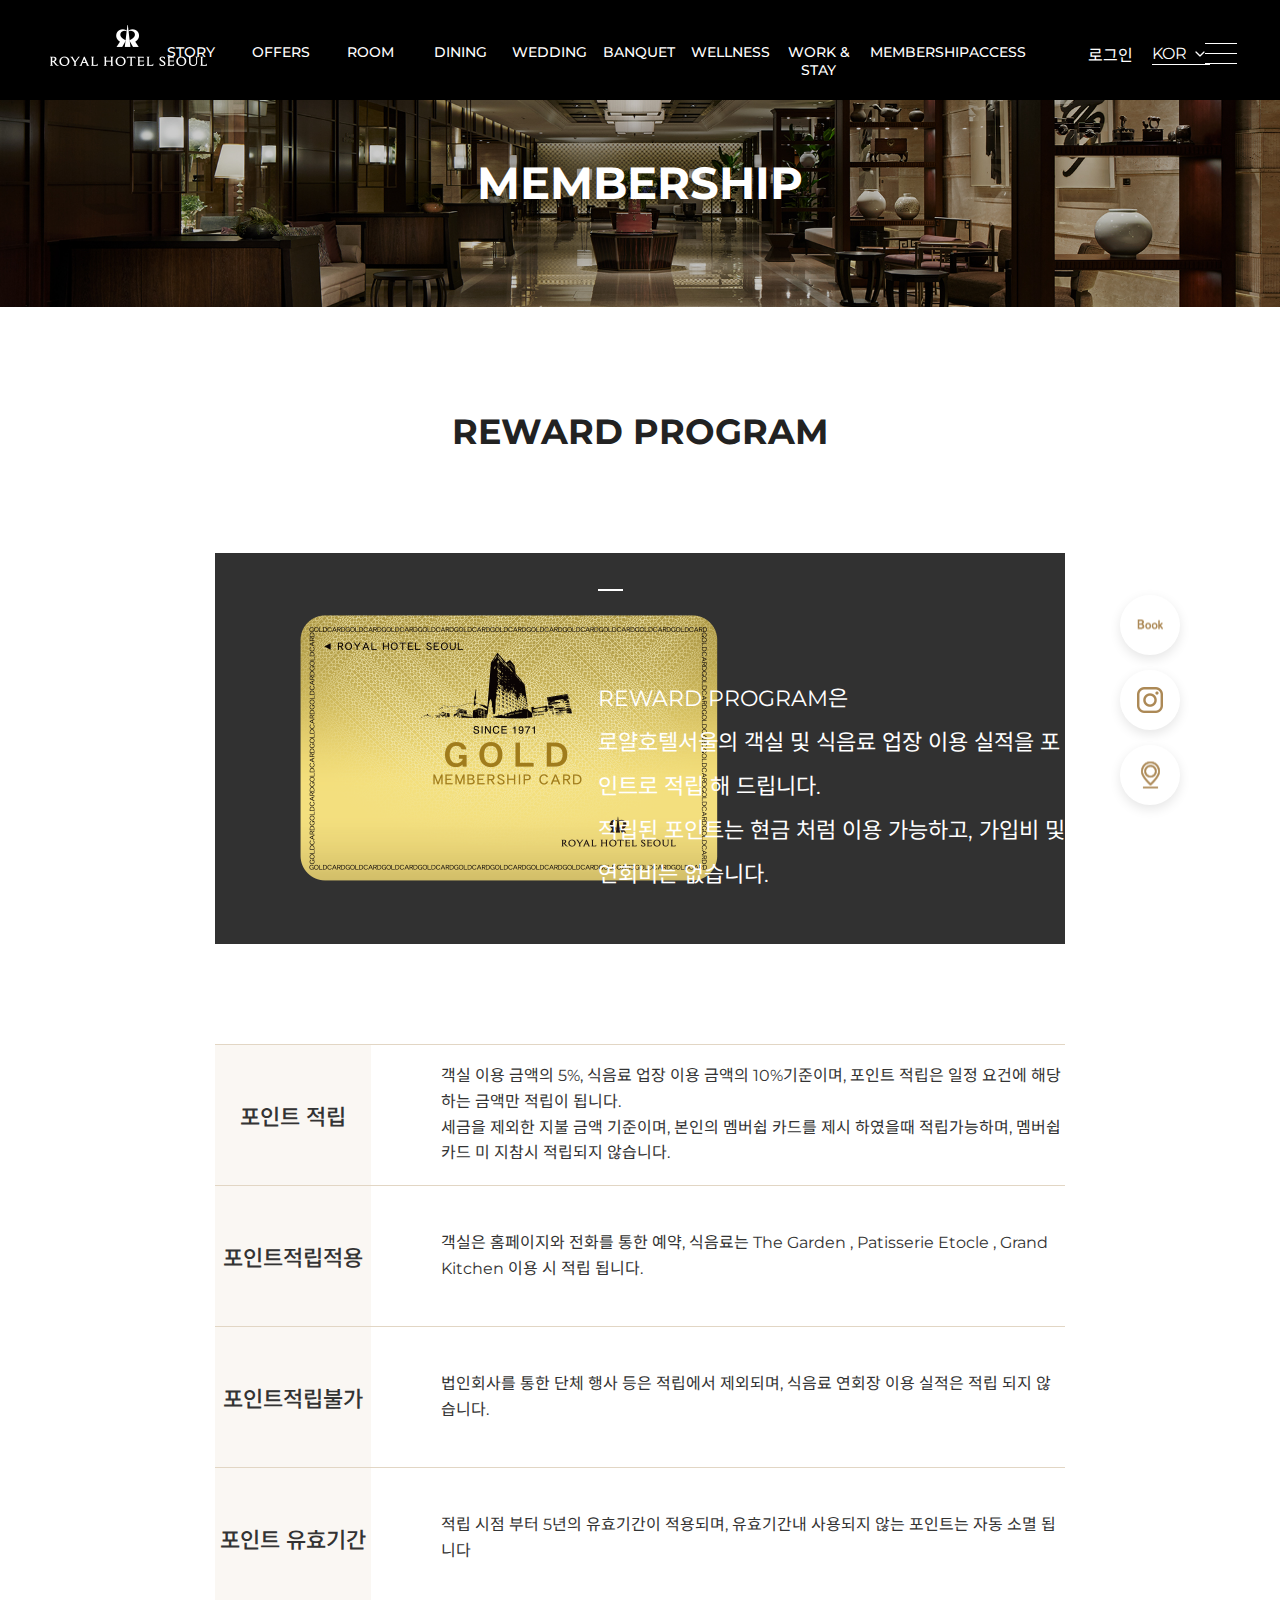
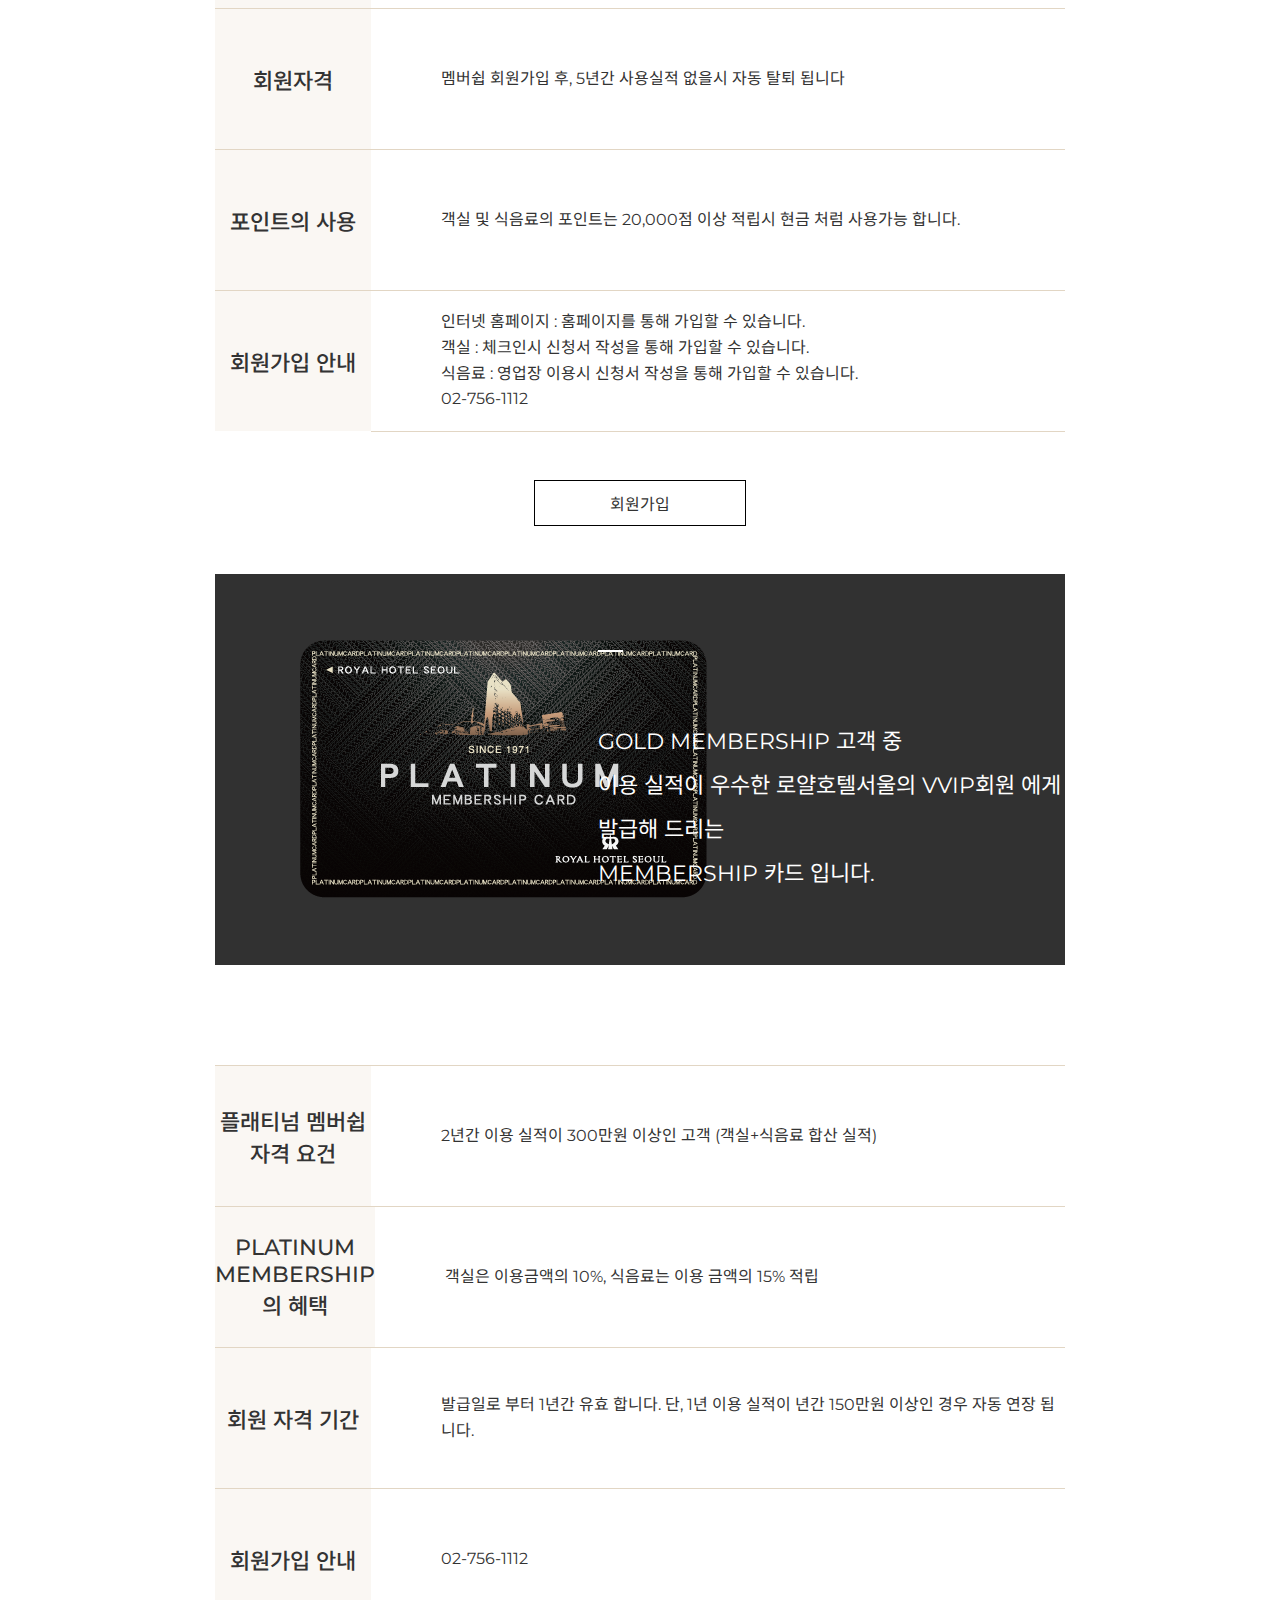
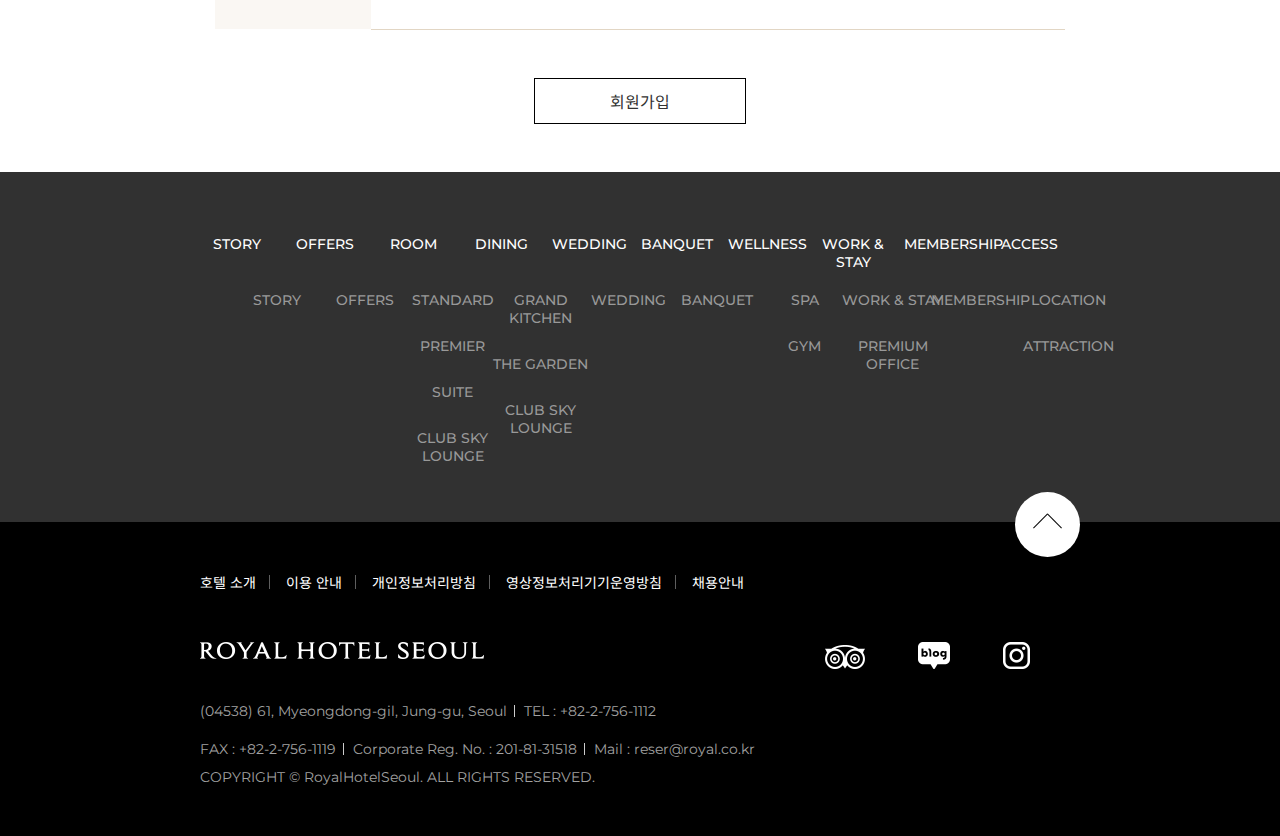
<file: membership.html>
<!DOCTYPE html>
<html lang="ko">
<head>
  <meta charset="UTF-8">
  <meta name="viewport" content="width=device-width, initial-scale=1.0">
  <title>로얄호텔서울</title>
  <link rel="stylesheet" href="css/story.css">
  <link rel="stylesheet" href="https://cdn.jsdelivr.net/npm/swiper@10/swiper-bundle.min.css" />
  <link rel="stylesheet" href="css/jquery-ui.min.css">

  <script src="js/jquery-3.7.0.min.js"></script>
  <script src="js/jquery-ui.min.js"></script>
  <script src="https://cdn.jsdelivr.net/npm/swiper@10/swiper-bundle.min.js"></script>
  <script src="js/hotel.js"></script>
</head>
<body>
  <div id="wrap_story">
    <header>
      <a href="index.html" class="logo"><img src="img/logo.png" alt=""></a>
      <nav class="gnb">
        <ul>
          <li>
            <a href="story.html">STORY</a>
            <ul>
              <li><a href="story.html">Story</a></li>
            </ul>
          </li>
          <li>
            <a href="offers.html">OFFERS</a>
            <ul>
              <li><a href="offers.html">Offers</a></li>
            </ul>
          </li>
          <li>
            <a href="room.html">ROOM</a>
            <ul>
              <li><a href="room.html">Standard</a></li>
              <li><a href="room.html">Premier</a></li>
              <li><a href="room.html">Suite</a></li>
              <li><a href="room.html">Club Sky Lounge</a></li>
            </ul>
          </li>
          <li>
            <a href="dining.html">DINING</a>
            <ul>
              <li><a href="dining.html">Grand Kitchen</a></li>
              <li><a href="dining.html">The Garden</a></li>
              <li><a href="dining.html">Club Sky Lounge</a></li>
            </ul>
          </li>
          <li>
            <a href="wedding.html">WEDDING</a>
            <ul>
              <li><a href="wedding.html">Wedding</a></li>
            </ul>
          </li>
          <li>
            <a href="banquet.html">BANQUET</a>
            <ul>
              <li><a href="banquet.html">Banquet</a></li>
            </ul>
          </li>
          <li>
            <a href="wellness.html">WELLNESS</a>
            <ul>
              <li><a href="wellness.html">SPA</a></li>
              <li><a href="wellness.html">GYM</a></li>
            </ul>
          </li>
          <li>
            <a href="work.html">WORK & STAY</a>
            <ul>
              <li><a href="work.html">Work & Stay</a></li>
              <li><a href="work.html">Premium Office</a></li>
            </ul>
          </li>
          <li>
            <a href="membership.html">MEMBERSHIP</a>
            <ul>
              <li><a href="membership.html">Membership</a></li>
            </ul>
          </li>
          <li>
            <a href="access.html">ACCESS</a>
            <ul>
              <li><a href="access.html">Location</a></li>
              <li><a href="access.html">Attraction</a></li>
            </ul>
          </li>
        </ul>
      </nav>
      <div class="right_head">
        <span><a href="#">로그인</a></span>
        <ul class="lang">
          <li>
            <a href="#" class="main_lang">KOR</a>
            <ul class="under_lang">
              <li><a href="#">KOR</a></li>
              <li><a href="#">ENG</a></li>
              <li><a href="#">JPN</a></li>
            </ul>
          </li>
        </ul>
        <div class="menu_area">
          <a href="#">
            <span></span>
            <span></span>
            <span></span>
          </a>
        </div>
      </div>
    </header>
    <div class="menu">
      <img src="img/all_menu_logo.png" alt="" class="menuLogo">
      <button class="menu_exit">
        <img src="img/close.png" alt="">
      </button>
      <div class="mobile_login">
        <p><a href="#">LOGIN</a></p>
        <p><a href="#">JOIN</a></p>
        <p><a href="#">MY BOOKING</a></p>
      </div>
      <div class="menuText">
        <div class="menu_text">
          <h4><a href="story.html">Story</a></h4>
          <ul>
            <li><a href="story.html">Story</a></li>
          </ul>
        </div>
        <div class="menu_text">
          <h4><a href="offers.html">Offers</a></h4>
          <ul>
            <li><a href="offers.html">Offers</a></li>
          </ul>
        </div>
        <div class="menu_text bar">
          <h4><a href="room.html">Room</a></h4>
          <ul>
            <li><a href="room.html">Standard</a></li>
            <li><a href="room.html">Premier</a></li>
            <li><a href="room.html">Suite</a></li>
            <li><a href="room.html">Club Sky Lounge</a></li>
          </ul>
        </div>
        <div class="menu_text bar">
          <h4><a href="dining.html">Dining</a></h4>
          <ul>
            <li><a href="dining.html">Grand Kitchen</a></li>
            <li><a href="dining.html">The Garden</a></li>
            <li><a href="dining.html">Club Sky Lounge</a></li>
          </ul>
        </div>
        <div class="menu_text">
          <h4><a href="wedding.html">Wedding</a></h4>
          <ul>
            <li><a href="wedding.html">Wedding</a></li>
          </ul>
        </div>
        <div class="menu_text">
          <h4><a href="banquet.html">Banquet</a></h4>
          <ul>
            <li><a href="banquet.html">Banquet</a></li>
          </ul>
        </div>
        <div class="menu_text bar">
          <h4><a href="wellness.html">Wellness</a></h4>
          <ul>
            <li><a href="wellness.html">SPA</a></li>
            <li><a href="wellness.html">GYM</a></li>
          </ul>
        </div>
        <div class="menu_text bar">
          <h4><a href="work.html">Work & Stay</a></h4>
          <ul>
            <li><a href="work.html">Work & Stay</a></li>
            <li><a href="work.html">Premium Office</a></li>
          </ul>
        </div>
        <div class="menu_text">
          <h4><a href="membership.html">Membership</a></h4>
          <ul>
            <li><a href="membership.html">Membership</a></li>
          </ul>
        </div>
        <div class="menu_text bar">
          <h4><a href="access.html">Access</a></h4>
          <ul>
            <li><a href="access.html">Location</a></li>
            <li><a href="access.html">Attraction</a></li>
          </ul>
        </div>
        <a href="index.html">
          <button class="menu_bye"><p>Reservation</p></button>
        </a>
      </div>
    </div>
    <div class="story_img">
      <img src="img/membership/m08_banner.jpg" alt="">
      <h1>MEMBERSHIP</h1>
    </div>
    <div class="wrap_membership">
      <h1>REWARD PROGRAM</h1>
      <div class="mem_mainImg">
        <img src="img/membership/m08_01_01_img01.png" alt="">
        <div class="mem_mainText">
          <p>
            REWARD PROGRAM은<br>
            로얄호텔서울의 객실 및 식음료 업장 이용 실적을 포인트로 적립 해 드립니다.<br>
            적립된 포인트는 현금 처럼 이용 가능하고, 가입비 및 연회비는 없습니다.
          </p>
        </div>
      </div>
      <div class="mem_table">
        <div class="mem_tableGo">
          <div><h6>포인트 적립</h6></div>
          <div>
            <p>
              객실 이용 금액의 5%, 식음료 업장 이용 금액의 10%기준이며, 포인트 적립은 일정 요건에 해당하는 금액만 적립이 됩니다.<br>
              세금을 제외한 지불 금액 기준이며, 본인의 멤버쉽 카드를 제시 하였을때 적립가능하며, 멤버쉽 카드 미 지참시 적립되지 않습니다.<br>
            </p>
          </div>
        </div>
        <div class="mem_tableGo">
          <div><h6>포인트적립적용</h6></div>
          <div>
            <p>
              객실은 홈페이지와 전화를 통한 예약, 식음료는 The Garden , Patisserie Etocle , Grand Kitchen 이용 시 적립 됩니다.
            </p>
          </div>
        </div>
        <div class="mem_tableGo">
          <div><h6>포인트적립불가</h6></div>
          <div>
            <p>
              법인회사를 통한 단체 행사 등은 적립에서 제외되며, 식음료 연회장 이용 실적은 적립 되지 않습니다.
            </p>
          </div>
        </div>
        <div class="mem_tableGo">
          <div><h6>포인트 유효기간</h6></div>
          <div>
            <p>
              적립 시점 부터 5년의 유효기간이 적용되며, 유효기간내 사용되지 않는 포인트는 자동 소멸 됩니다
            </p>
          </div>
        </div>
        <div class="mem_tableGo">
          <div><h6>회원자격</h6></div>
          <div>
            <p>
              멤버쉽 회원가입 후, 5년간 사용실적 없을시 자동 탈퇴 됩니다
            </p>
          </div>
        </div>
        <div class="mem_tableGo">
          <div><h6>포인트의 사용</h6></div>
          <div>
            <p>
              객실 및 식음료의 포인트는 20,000점 이상 적립시 현금 처럼 사용가능 합니다.
            </p>
          </div>
        </div>
        <div class="mem_tableGo lastTableGo">
          <div><h6>회원가입 안내</h6></div>
          <div>
            <p>
              인터넷 홈페이지 : 홈페이지를 통해 가입할 수 있습니다.<br>
              객실 : 체크인시 신청서 작성을 통해 가입할 수 있습니다.<br>
              식음료 : 영업장 이용시 신청서 작성을 통해 가입할 수 있습니다.<br>
              02-756-1112
            </p>
          </div>
        </div>
        <span>회원가입</span>
      </div>
      <div class="mem_mainImg">
        <img src="img/membership/m08_01_02_img01.png" alt="">
        <div class="mem_mainText">
          <p>
            GOLD MEMBERSHIP 고객 중<br>
            이용 실적이 우수한 로얄호텔서울의 VVIP회원 에게 발급해 드리는<br>
            MEMBERSHIP 카드 입니다.
          </p>
        </div>
      </div>
      <div class="mem_table">
        <div class="mem_tableGo">
          <div><h6>플래티넘 멤버쉽 자격 요건</h6></div>
          <div>
            <p>
              2년간 이용 실적이 300만원 이상인 고객 (객실+식음료 합산 실적)
            </p>
          </div>
        </div>
        <div class="mem_tableGo">
          <div><h6>PLATINUM MEMBERSHIP의 혜택</h6></div>
          <div>
            <p>
              객실은 이용금액의 10%, 식음료는 이용 금액의 15% 적립
            </p>
          </div>
        </div>
        <div class="mem_tableGo">
          <div><h6>회원 자격 기간</h6></div>
          <div>
            <p>
              발급일로 부터 1년간 유효 합니다. 단, 1년 이용 실적이 년간 150만원 이상인 경우 자동 연장 됩니다.
            </p>
          </div>
        </div>
        <div class="mem_tableGo lastTableGo">
          <div><h6>회원가입 안내</h6></div>
          <div>
            <p>
              02-756-1112
            </p>
          </div>
        </div>
        <span>회원가입</span>
      </div>
    </div>
    <div class="footer">
      <div class="foot_head">
        <nav class="foot_gnb">
        <ul>
          <li>
            <a href="story.html">STORY</a>
            <ul>
              <li><a href="story.html">Story</a></li>
            </ul>
          </li>
          <li>
            <a href="offers.html">OFFERS</a>
            <ul>
              <li><a href="offers.html">Offers</a></li>
            </ul>
          </li>
          <li>
            <a href="room.html">ROOM</a>
            <ul>
              <li><a href="room.html">Standard</a></li>
              <li><a href="room.html">Premier</a></li>
              <li><a href="room.html">Suite</a></li>
              <li><a href="room.html">Club Sky Lounge</a></li>
            </ul>
          </li>
          <li>
            <a href="dining.html">DINING</a>
            <ul>
              <li><a href="dining.html">Grand Kitchen</a></li>
              <li><a href="dining.html">The Garden</a></li>
              <li><a href="dining.html">Club Sky Lounge</a></li>
            </ul>
          </li>
          <li>
            <a href="wedding.html">WEDDING</a>
            <ul>
              <li><a href="wedding.html">Wedding</a></li>
            </ul>
          </li>
          <li>
            <a href="banquet.html">BANQUET</a>
            <ul>
              <li><a href="banquet.html">Banquet</a></li>
            </ul>
          </li>
          <li>
            <a href="wellness.html">WELLNESS</a>
            <ul>
              <li><a href="wellness.html">SPA</a></li>
              <li><a href="wellness.html">GYM</a></li>
            </ul>
          </li>
          <li>
            <a href="work.html">WORK & STAY</a>
            <ul>
              <li><a href="work.html">Work & Stay</a></li>
              <li><a href="work.html">Premium Office</a></li>
            </ul>
          </li>
          <li>
            <a href="membership.html">MEMBERSHIP</a>
            <ul>
              <li><a href="membership.html">Membership</a></li>
            </ul>
          </li>
          <li>
            <a href="access.html">ACCESS</a>
            <ul>
              <li><a href="access.html">Location</a></li>
              <li><a href="access.html">Attraction</a></li>
            </ul>
          </li>
        </ul>
      </nav>
      </div>
    </div>
    <footer>
      <div class="realfooter">
        <div class="info">
          <ul>
            <li>호텔 소개</li>
            <li>이용 안내</li>
            <li>개인정보처리방침</li>
            <li>영상정보처리기기운영방침</li>
            <li>채용안내</li>
          </ul>
        </div>
        <div class="info_foot">
          <div class="foot_text">
            <img src="img/footer_logo.png" alt="">
            <p>(04538) 61, Myeongdong-gil, Jung-gu, Seoul</p>
            <span>TEL : +82-2-756-1112</span><br>
            <p>FAX : +82-2-756-1119</p>
            <p>Corporate Reg. No. : 201-81-31518</p>
            <p>Mail : reser@royal.co.kr</p><br>
            <span>COPYRIGHT © RoyalHotelSeoul. ALL RIGHTS RESERVED.</span>
          </div>
          <div class="foot_sns">
            <a href="#"><img src="img/footer_tripadvisor.png" alt=""></a>
            <a href="#"><img src="img/footer_blog.png" alt=""></a>
            <a href="#"><img src="img/footer_insta.png" alt=""></a>
          </div>
        </div>
        <a href="#"><span class="upBtn"></span></a>
      </div>
    </footer>
    <section id="wing_btn">
      <a href="#"><span><img src="img/wing_mypage.png" alt=""></span></a>
      <a href="#"><span><img src="img/wing_insta.png" alt=""></span></a>
      <a href="#"><span><img src="img/wing_map.png" alt=""></span></a>
    </section>
  </div>
</body>
</html>
</file>
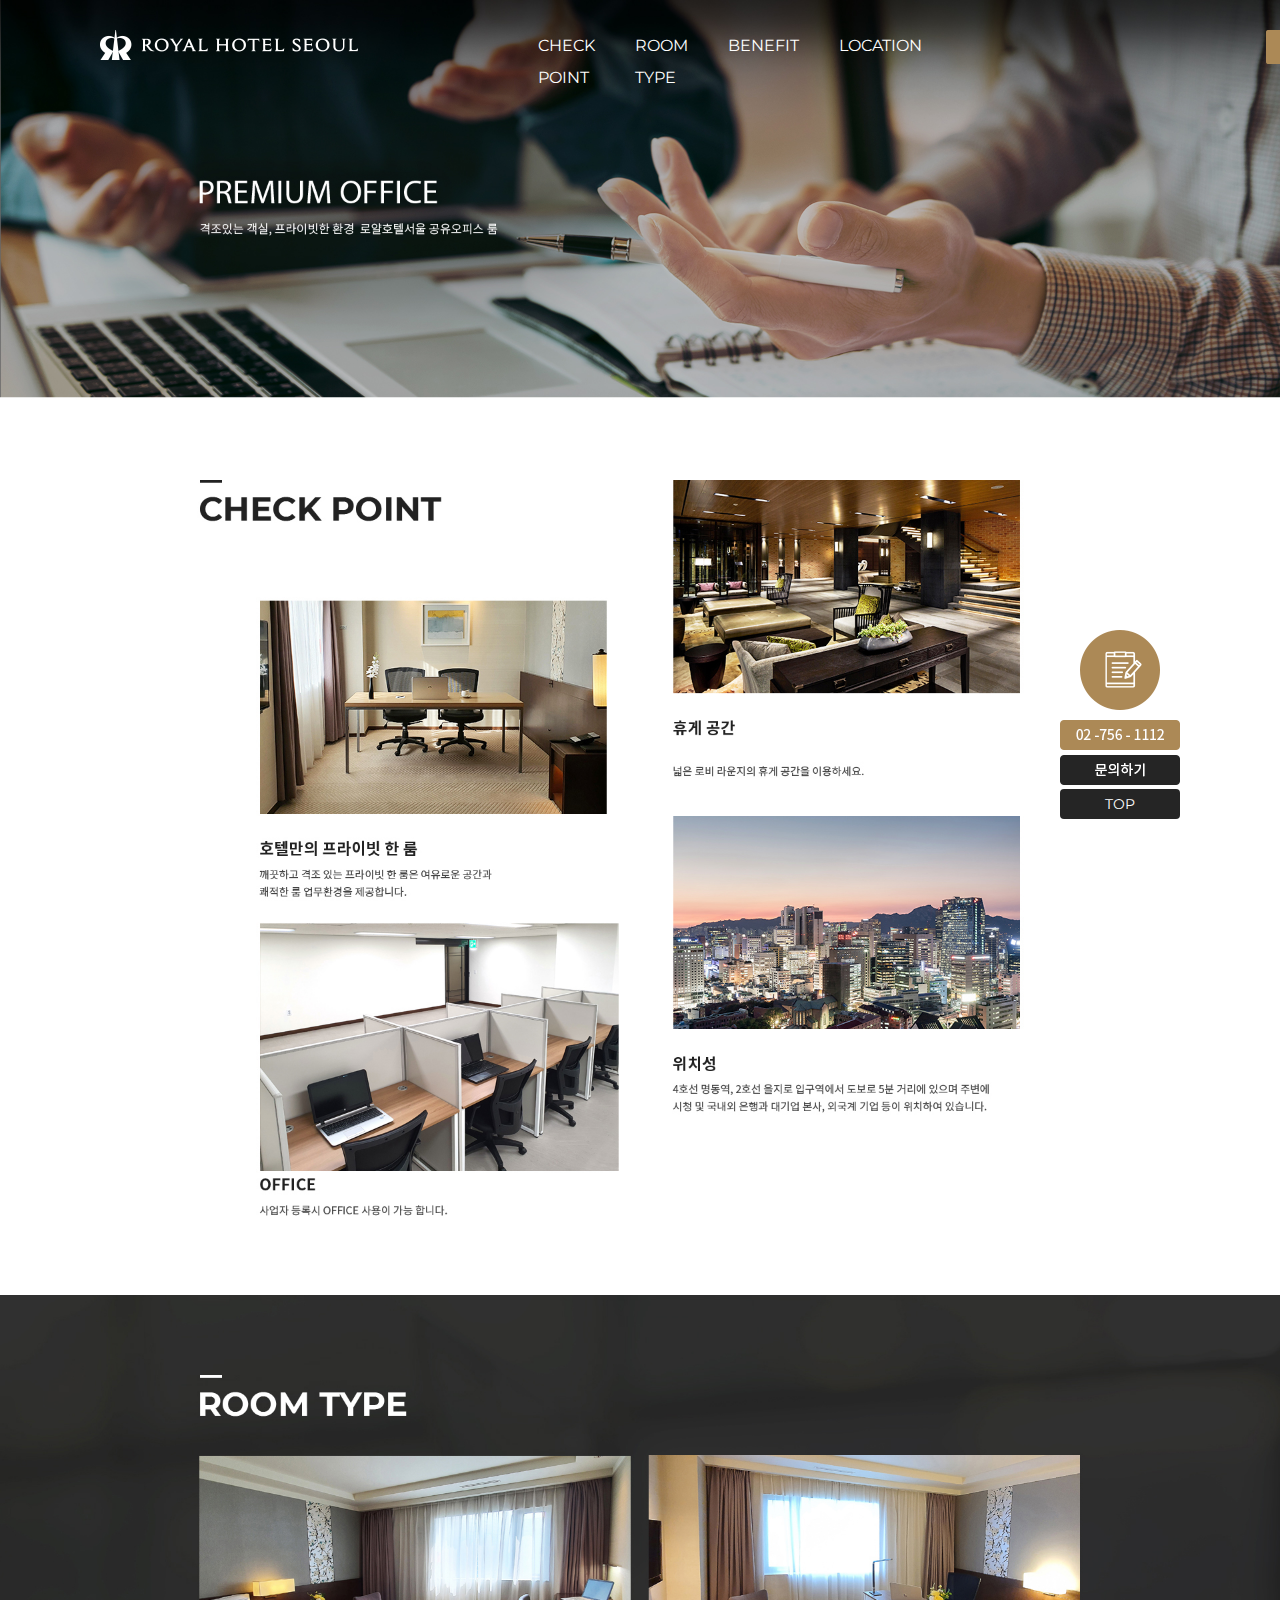
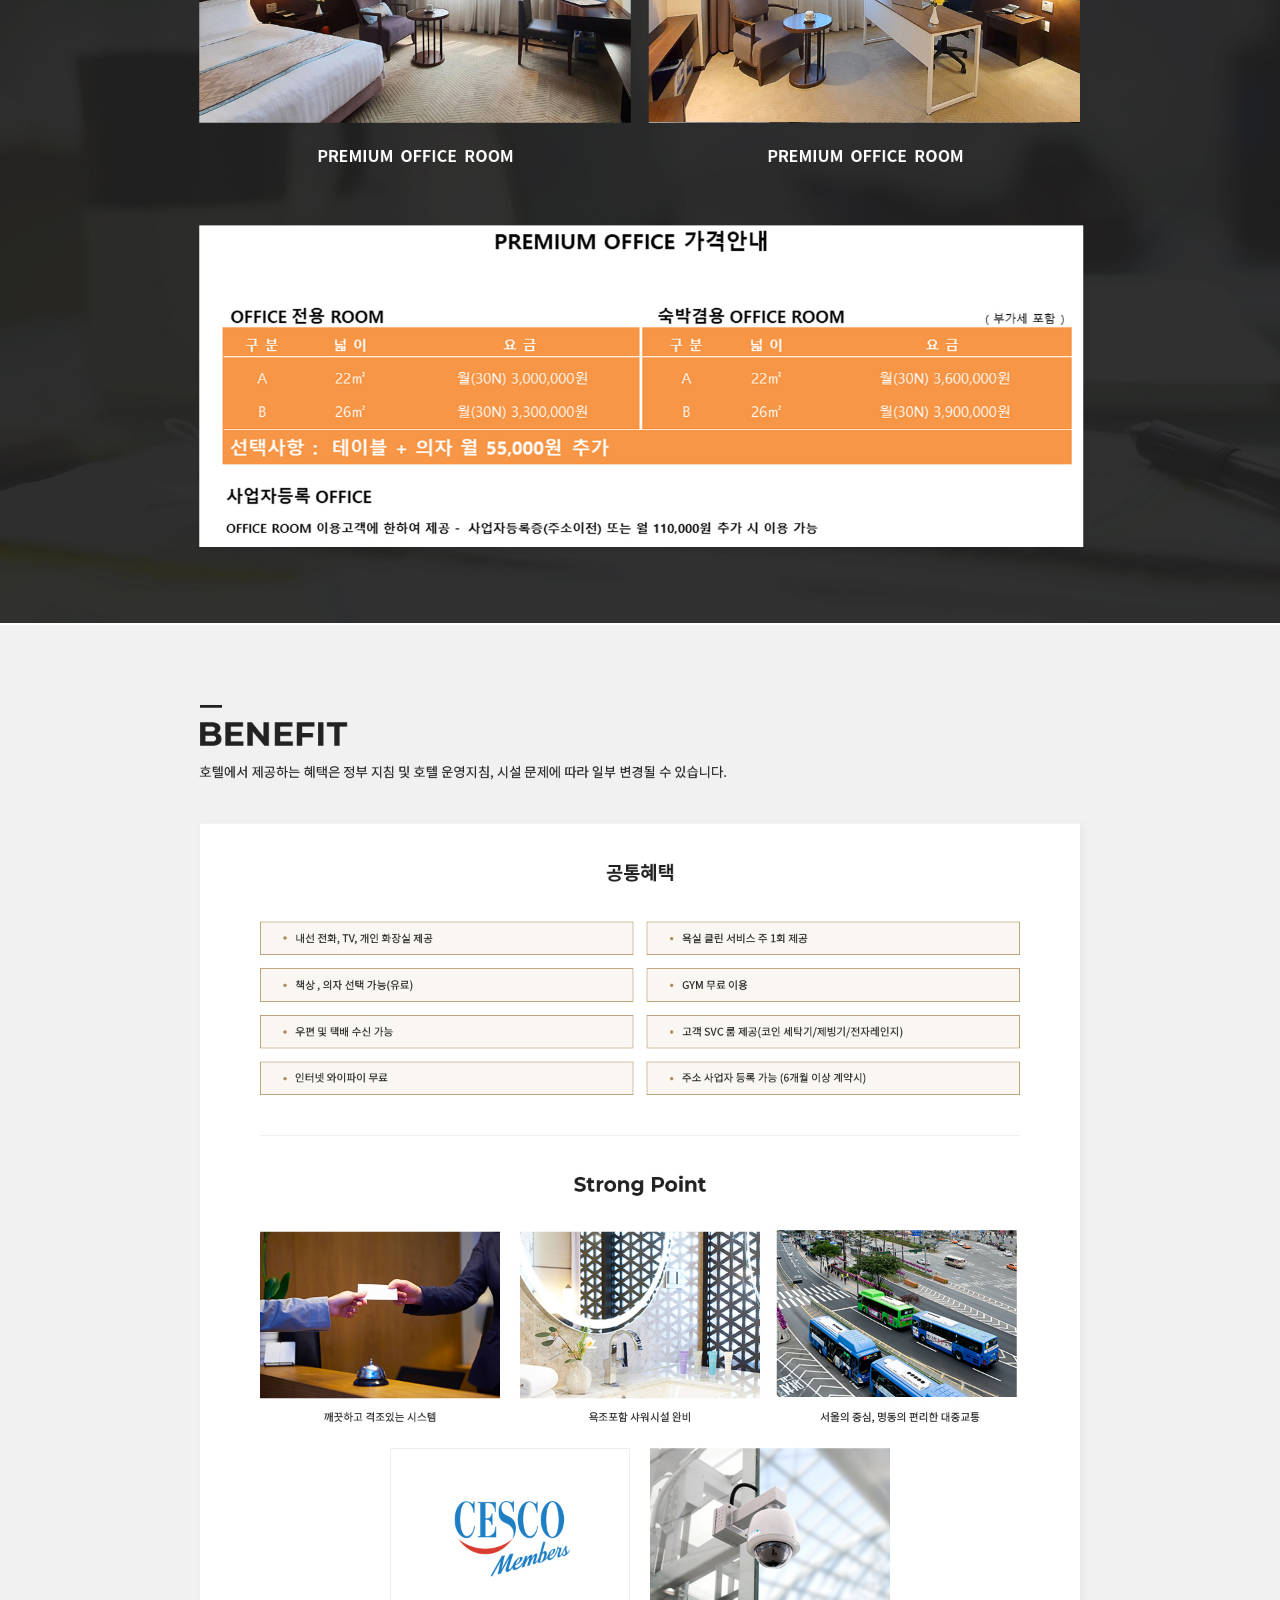
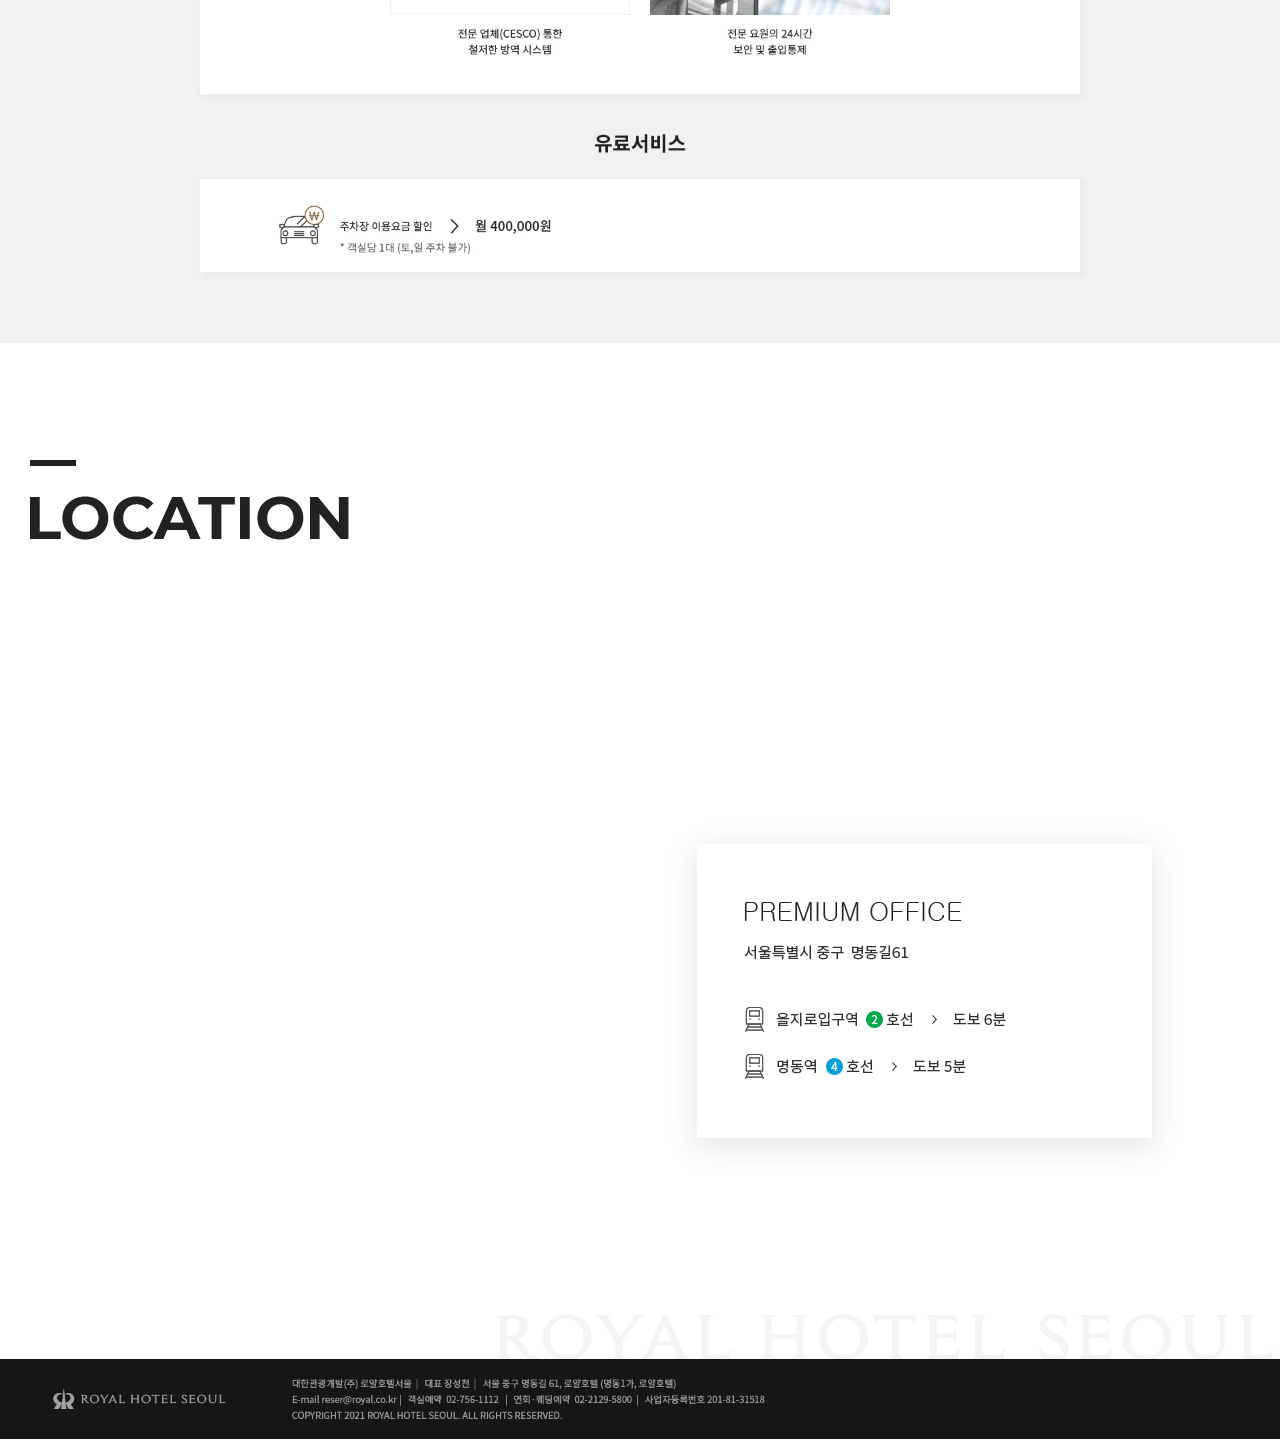
<file: premium.html>
<!DOCTYPE html>
<html lang="ko">
<head>
  <meta charset="UTF-8">
  <meta name="viewport" content="width=device-width, initial-scale=1.0">
  <title>로얄호텔서울</title>
  <link rel="stylesheet" href="css/jquery-ui.min.css">
  <link rel="stylesheet" href="css/premium.css">
  <script src="js/jquery-3.7.0.min.js"></script>
  <script src="js/jquery-ui.min.js"></script>
  <script src="js/premium.js"></script>
</head>
<body>
  <div id="wrap">
    <div class="all_main">
      <img src="img/workStay/premium/inro_main.jpg" alt="" class="intro" id="header_img">
      <header>
        <a href="index.html"><img src="img/workStay/premium/intro_logo.png" alt=""></a>
        <ul>
          <li>CHECK POINT</li>
          <li>ROOM TYPE</li>
          <li>BENEFIT</li>
          <li>LOCATION</li>
        </ul>
        <a href="index.html"><img src="img/workStay/premium/home_btn.png" alt=""></a>
      </header>
      <div class="main">
        <img src="img/workStay/premium/inro_section01.jpg" alt="" class="intro" id="checkPoint">
        <img src="img/workStay/premium/inro_section02.jpg" alt="" class="intro" id="roomType">
        <img src="img/workStay/premium/inro_section03.jpg" alt="" class="intro" id="benefit">
        <div class="map_area">
          <img src="img/workStay/premium/inro_mtop_img.jpg" alt="" id="location">
          <iframe src="https://www.google.com/maps/embed?pb=!1m18!1m12!1m3!1d3162.6100629117286!2d126.98296437646017!3d37.564249824258184!2m3!1f0!2f0!3f0!3m2!1i1024!2i768!4f13.1!3m3!1m2!1s0x357ca2efef926b79%3A0x9cfc1d726cdb67c3!2z66Gc7JaE7Zi47YWU7ISc7Jq4!5e0!3m2!1sko!2skr!4v1691991735188!5m2!1sko!2skr" width="1300px" height="660px" style="border:0;" allowfullscreen="" loading="lazy" referrerpolicy="no-referrer-when-downgrade"></iframe>
          <img src="img/workStay/premium/inro_map_box.jpg" alt="" id="map_info">
        </div>
        <img src="img/workStay/premium/inro_bottom_img.jpg" alt="" class="intro">
        <img src="img/workStay/premium/inro_footer_img.jpg" alt="" class="intro">
        <div class="wings wing_on">
            <img src="img/workStay/premium/inro_wing_img.png" alt="" id="resIn">
          <span>TOP</span>
        </div>
      </div>
    </div>

    <section>
      <div class="reserve_back">
        <div class="reserve">
          <div class="res_header">
            <h4>상담문의</h4>
            <p>
              저희 <strong>로얄호텔서울</strong>에서는 고객님들의 궁금한점을 해결하기 위해<br>
              <strong>정확하고 빠른상담으로</strong> 안내해드리고 있습니다.
            </p>
          </div>
          <div class="res_input">
            <div class="first_input">
              <div class="fi_1">
                <label for="name">성함</label>
                <input type="text" id="name" placeholder="홍길동">
              </div>
              <div class="fi_2">
                <label for="phoneNumber">
                  휴대폰번호
                </label>                
                <span id="first_star">필수 항목</span>
                <input type="text" id="phoneNumber" placeholder="010-0000-0000">
              </div>
            </div>
            <div class="secound_input">
              <label for="email">이메일</label>
              <input type="text" id="email" placeholder="이메일을 입력해주세요.">
            </div>
            <div class="last_input">
              <label for="textarea">문의내용</label>
              <textarea name="textarea" id="textarea" placeholder="내용을 입력해주세요."></textarea>
            </div>
            <div class="res_check">
              <input type="checkbox" id="checkbox">
              <label for="checkbox">개인정보수집 및 이용에 동의합니다. <span>[필수]</span></label>
            </div>
            <div class="res_com">
              <div><p>문의 작성 완료</p></div>
              <div><p>취소</p></div>
            </div>
          </div>
        </div>
      </div>
    </section>
  </div>
</body>
</html>
</file>
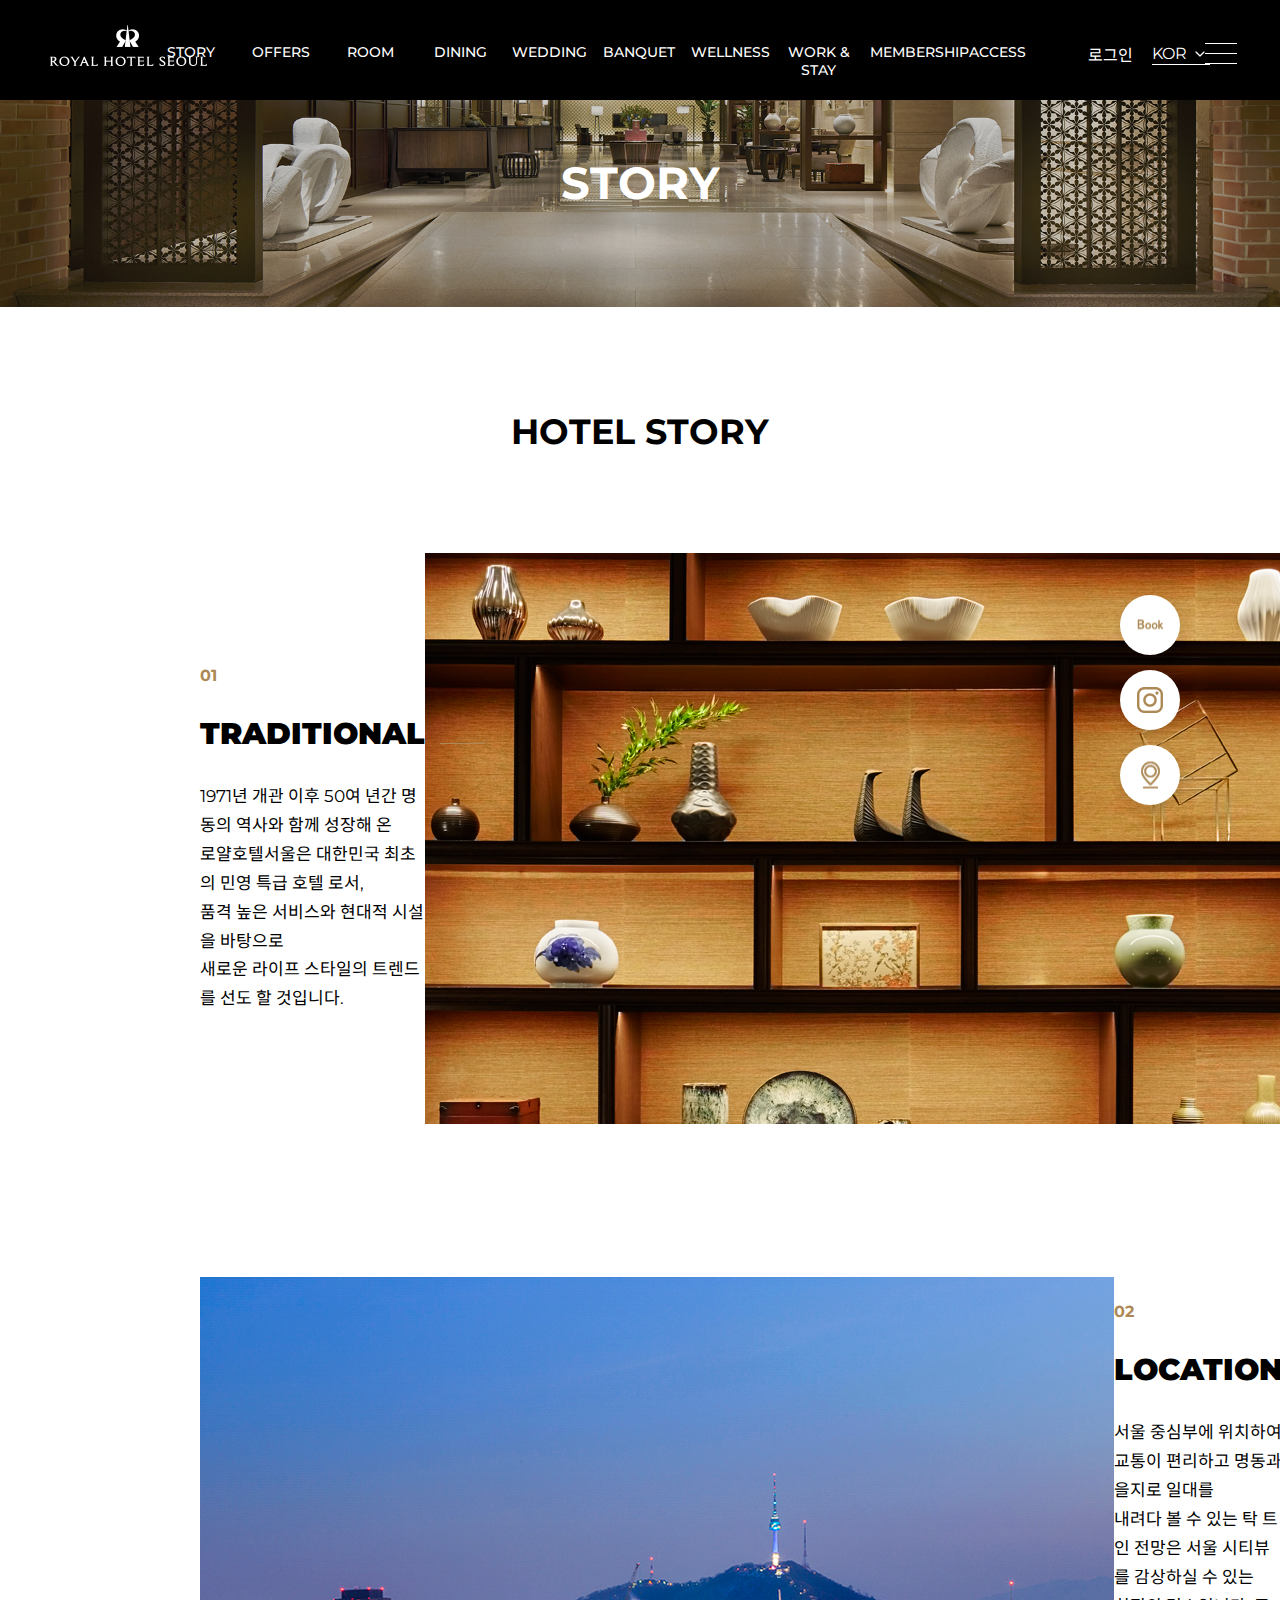
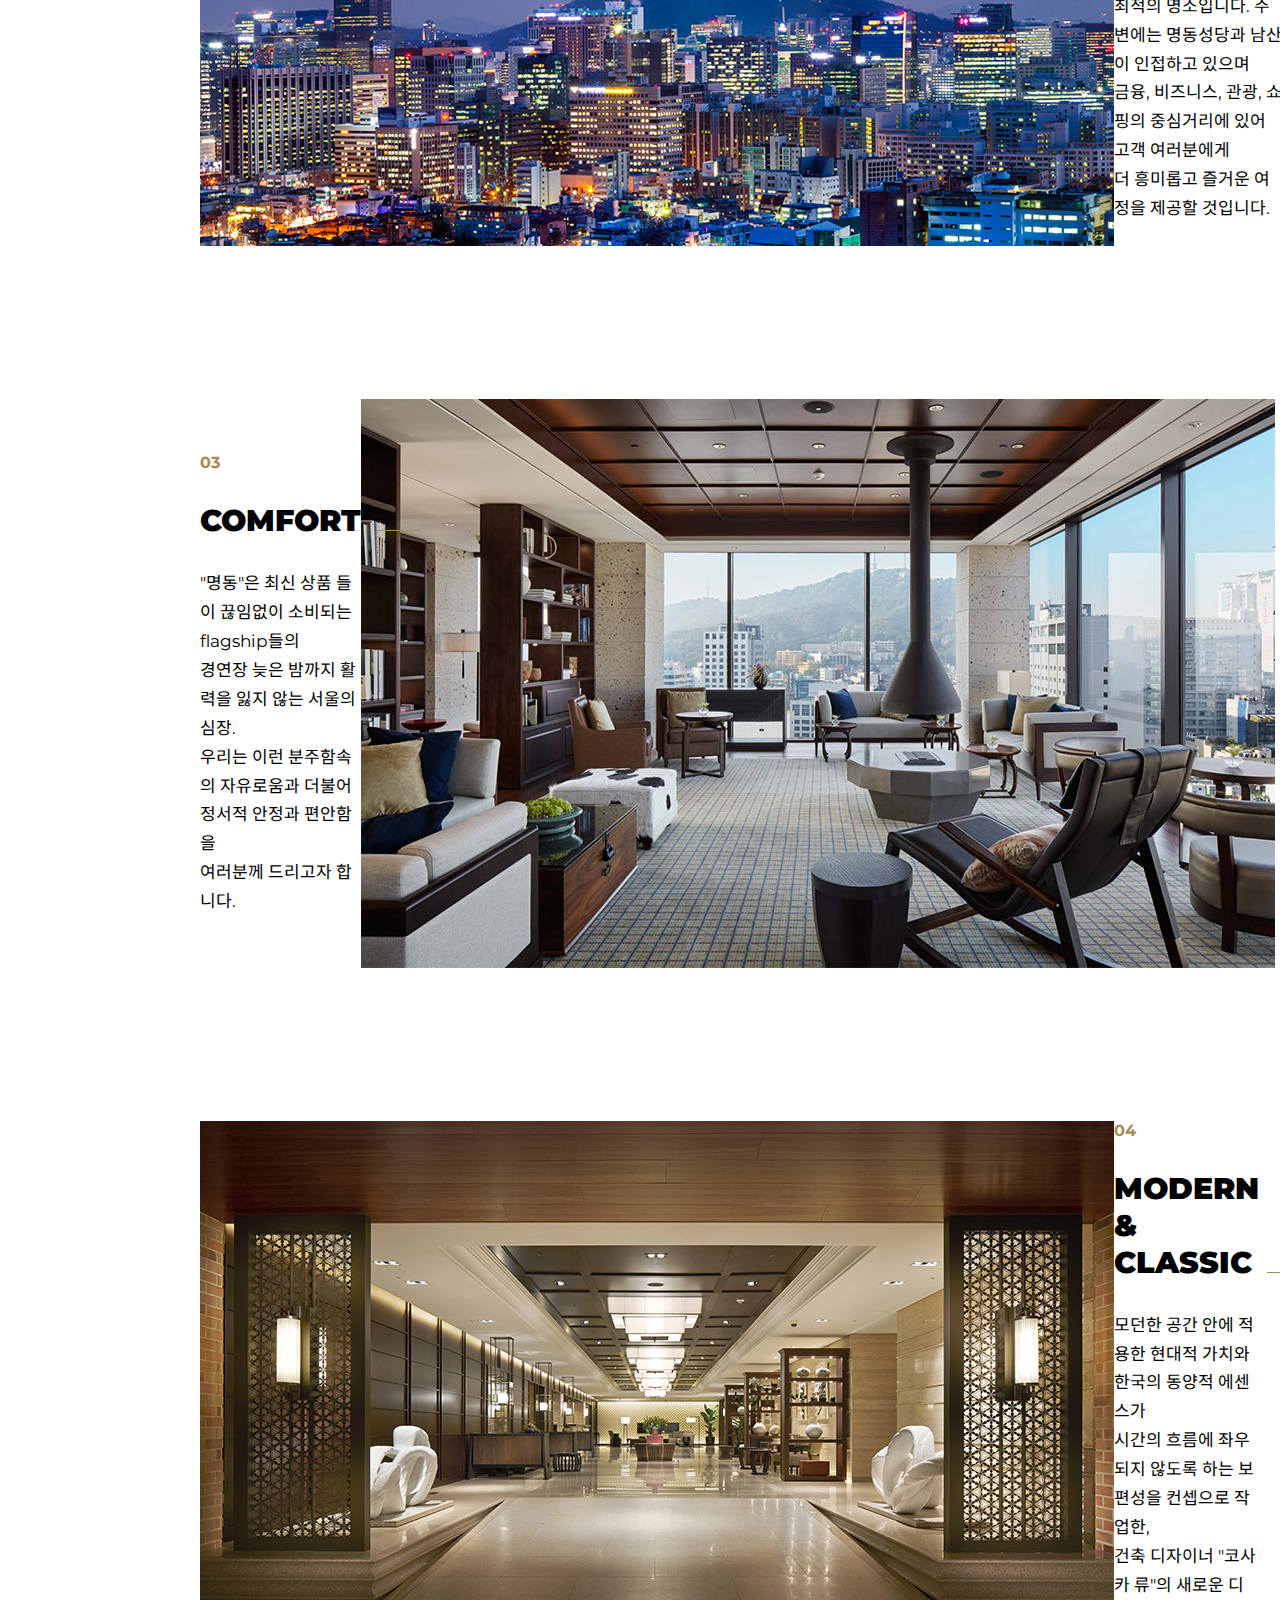
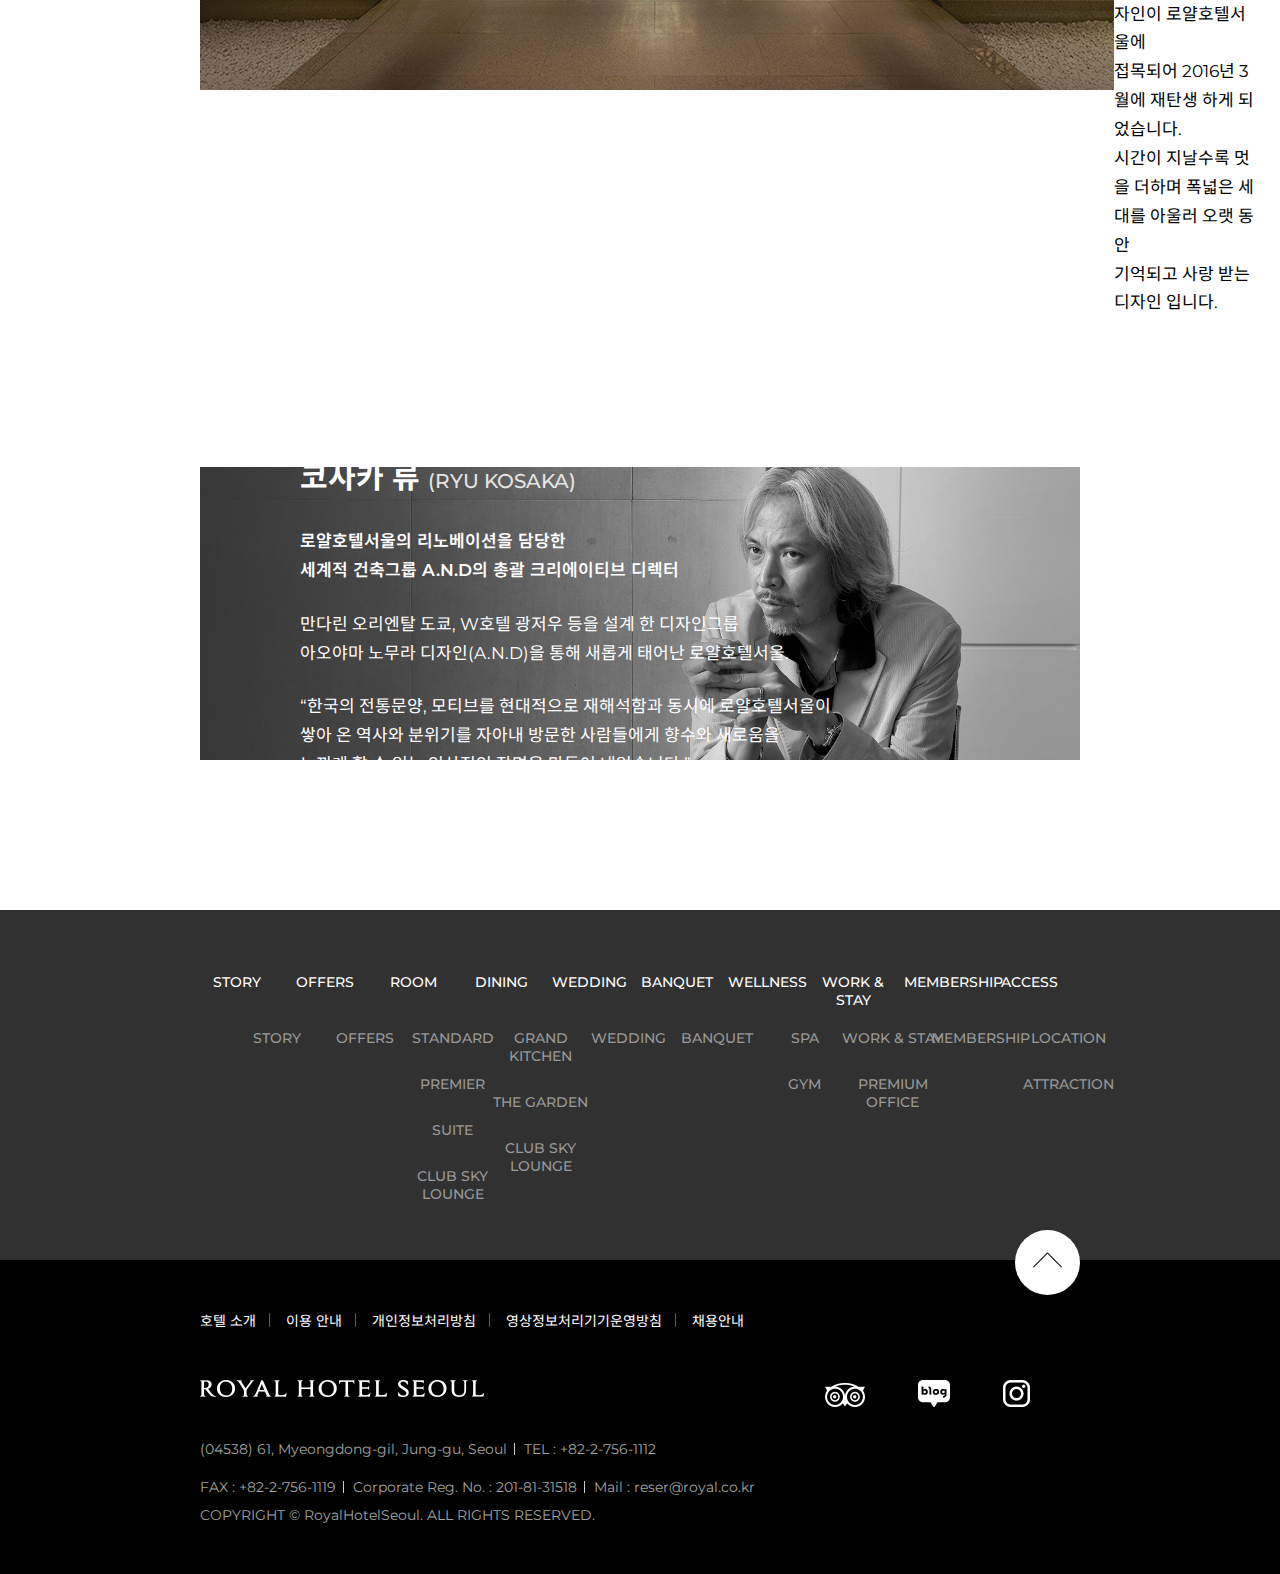
<file: story.html>
<!DOCTYPE html>
<html lang="ko">
<head>
  <meta charset="UTF-8">
  <meta name="viewport" content="width=device-width, initial-scale=1.0">
  <title>로얄호텔서울</title>
  <link rel="stylesheet" href="css/story.css">
  <link rel="stylesheet" href="https://cdn.jsdelivr.net/npm/swiper@10/swiper-bundle.min.css" />
  <link rel="stylesheet" href="css/jquery-ui.min.css">

  <script src="js/jquery-3.7.0.min.js"></script>
  <script src="js/jquery-ui.min.js"></script>
  <script src="https://cdn.jsdelivr.net/npm/swiper@10/swiper-bundle.min.js"></script>
  <script src="js/hotel.js"></script>
</head>
<body>
  <div id="wrap_story">
    <header>
      <a href="index.html" class="logo"><img src="img/logo.png" alt=""></a>
      <nav class="gnb">
        <ul>
          <li>
            <a href="story.html">STORY</a>
            <ul>
              <li><a href="story.html">Story</a></li>
            </ul>
          </li>
          <li>
            <a href="offers.html">OFFERS</a>
            <ul>
              <li><a href="offers.html">Offers</a></li>
            </ul>
          </li>
          <li>
            <a href="room.html">ROOM</a>
            <ul>
              <li><a href="room.html">Standard</a></li>
              <li><a href="room.html">Premier</a></li>
              <li><a href="room.html">Suite</a></li>
              <li><a href="room.html">Club Sky Lounge</a></li>
            </ul>
          </li>
          <li>
            <a href="dining.html">DINING</a>
            <ul>
              <li><a href="dining.html">Grand Kitchen</a></li>
              <li><a href="dining.html">The Garden</a></li>
              <li><a href="dining.html">Club Sky Lounge</a></li>
            </ul>
          </li>
          <li>
            <a href="wedding.html">WEDDING</a>
            <ul>
              <li><a href="wedding.html">Wedding</a></li>
            </ul>
          </li>
          <li>
            <a href="banquet.html">BANQUET</a>
            <ul>
              <li><a href="banquet.html">Banquet</a></li>
            </ul>
          </li>
          <li>
            <a href="wellness.html">WELLNESS</a>
            <ul>
              <li><a href="wellness.html">SPA</a></li>
              <li><a href="wellness.html">GYM</a></li>
            </ul>
          </li>
          <li>
            <a href="work.html">WORK & STAY</a>
            <ul>
              <li><a href="work.html">Work & Stay</a></li>
              <li><a href="work.html">Premium Office</a></li>
            </ul>
          </li>
          <li>
            <a href="membership.html">MEMBERSHIP</a>
            <ul>
              <li><a href="membership.html">Membership</a></li>
            </ul>
          </li>
          <li>
            <a href="access.html">ACCESS</a>
            <ul>
              <li><a href="access.html">Location</a></li>
              <li><a href="access.html">Attraction</a></li>
            </ul>
          </li>
        </ul>
      </nav>
      <div class="right_head">
        <span><a href="#">로그인</a></span>
        <ul class="lang">
          <li>
            <a href="#" class="main_lang">KOR</a>
            <ul class="under_lang">
              <li><a href="#">KOR</a></li>
              <li><a href="#">ENG</a></li>
              <li><a href="#">JPN</a></li>
            </ul>
          </li>
        </ul>
        <div class="menu_area">
          <a href="#">
            <span></span>
            <span></span>
            <span></span>
          </a>
        </div>
      </div>
    </header>
    <div class="menu">
      <img src="img/all_menu_logo.png" alt="" class="menuLogo">
      <button class="menu_exit">
        <img src="img/close.png" alt="">
      </button>
      <div class="mobile_login">
        <p><a href="#">LOGIN</a></p>
        <p><a href="#">JOIN</a></p>
        <p><a href="#">MY BOOKING</a></p>
      </div>
      <div class="menuText">
        <div class="menu_text">
          <h4><a href="story.html">Story</a></h4>
          <ul>
            <li><a href="story.html">Story</a></li>
          </ul>
        </div>
        <div class="menu_text">
          <h4><a href="offers.html">Offers</a></h4>
          <ul>
            <li><a href="offers.html">Offers</a></li>
          </ul>
        </div>
        <div class="menu_text bar">
          <h4><a href="room.html">Room</a></h4>
          <ul>
            <li><a href="room.html">Standard</a></li>
            <li><a href="room.html">Premier</a></li>
            <li><a href="room.html">Suite</a></li>
            <li><a href="room.html">Club Sky Lounge</a></li>
          </ul>
        </div>
        <div class="menu_text bar">
          <h4><a href="dining.html">Dining</a></h4>
          <ul>
            <li><a href="dining.html">Grand Kitchen</a></li>
            <li><a href="dining.html">The Garden</a></li>
            <li><a href="dining.html">Club Sky Lounge</a></li>
          </ul>
        </div>
        <div class="menu_text">
          <h4><a href="wedding.html">Wedding</a></h4>
          <ul>
            <li><a href="wedding.html">Wedding</a></li>
          </ul>
        </div>
        <div class="menu_text">
          <h4><a href="banquet.html">Banquet</a></h4>
          <ul>
            <li><a href="banquet.html">Banquet</a></li>
          </ul>
        </div>
        <div class="menu_text bar">
          <h4><a href="wellness.html">Wellness</a></h4>
          <ul>
            <li><a href="wellness.html">SPA</a></li>
            <li><a href="wellness.html">GYM</a></li>
          </ul>
        </div>
        <div class="menu_text bar">
          <h4><a href="work.html">Work & Stay</a></h4>
          <ul>
            <li><a href="work.html">Work & Stay</a></li>
            <li><a href="work.html">Premium Office</a></li>
          </ul>
        </div>
        <div class="menu_text">
          <h4><a href="membership.html">Membership</a></h4>
          <ul>
            <li><a href="membership.html">Membership</a></li>
          </ul>
        </div>
        <div class="menu_text bar">
          <h4><a href="access.html">Access</a></h4>
          <ul>
            <li><a href="access.html">Location</a></li>
            <li><a href="access.html">Attraction</a></li>
          </ul>
        </div>
        <a href="index.html">
          <button class="menu_bye"><p>Reservation</p></button>
        </a>
      </div>
    </div>
    <div class="story_img">
      <img src="img/story/m01_banner.jpg" alt="">
      <h1>STORY</h1>
    </div>
    <div class="story_main">
      <h1>HOTEL STORY</h1>
      <div class="story_main_area">
        <div class="main_text">
          <span>01</span>
          <h2><strong>TRADITIONAL</strong></h2>
          <p>
            1971년 개관 이후 50여 년간 명동의 역사와 함께 성장해 온<br>
            로얄호텔서울은 대한민국 최초의 민영 특급 호텔 로서,<br>
            품격 높은 서비스와 현대적 시설을 바탕으로<br>
            새로운 라이프 스타일의 트렌드를 선도 할 것입니다.<br>
          </p>
        </div>
        <div class="main_img">
          <img src="img/story/m01_01_img01.jpg" alt="">
        </div>
      </div>
      <div class="story_main_area">
        <div class="main_img">
          <img src="img/story/m01_01_img02.jpg" alt="">
        </div>
        <div class="main_text">
          <span>02</span>
          <h2><strong>LOCATION</strong></h2>
          <p>
            서울 중심부에 위치하여 교통이 편리하고 명동과 을지로 일대를<br>
            내려다 볼 수 있는 탁 트인 전망은 서울 시티뷰를 감상하실 수 있는<br>
            최적의 명소입니다. 주변에는 명동성당과 남산이 인접하고 있으며<br>
            금융, 비즈니스, 관광, 쇼핑의 중심거리에 있어 고객 여러분에게<br>
            더 흥미롭고 즐거운 여정을 제공할 것입니다.
          </p>
        </div>
      </div>
      <div class="story_main_area">
        <div class="main_text">
          <span>03</span>
          <h2><strong>COMFORT</strong></h2>
          <p>
            "명동"은 최신 상품 들이 끊임없이 소비되는 flagship들의<br>
            경연장 늦은 밤까지 활력을 잃지 않는 서울의 심장.<br>
            우리는 이런 분주함속의 자유로움과 더불어 정서적 안정과 편안함을<br>
            여러분께 드리고자 합니다.
          </p>
        </div>
        <div class="main_img">
          <img src="img/story/m01_01_img03.jpg" alt="">
        </div>
      </div>
      <div class="story_main_area">
        <div class="main_img">
          <img src="img/story/m01_01_img04.jpg" alt="">
        </div>
        <div class="main_text">
          <span>04</span>
          <h2><strong>MODERN & CLASSIC</strong></h2>
          <p>
            모던한 공간 안에 적용한 현대적 가치와 한국의 동양적 에센스가<br>
            시간의 흐름에 좌우되지 않도록 하는 보편성을 컨셉으로 작업한,<br>
            건축 디자이너 "코사카 류"의 새로운 디자인이 로얄호텔서울에<br>
            접목되어 2016년 3월에 재탄생 하게 되었습니다.<br>
            시간이 지날수록 멋을 더하며 폭넓은 세대를 아울러 오랫 동안<br>
            기억되고 사랑 받는 디자인 입니다.
          </p>
        </div>
      </div>
      <div class="story_main_area ryu">
        <img src="img/story/m01_01_img05.jpg" alt="">
        <div class="main_text">
          <h2>코사카 류 <span>(RYU KOSAKA)</span></h2>
          <p>
            로얄호텔서울의 리노베이션을 담당한<br>
            세계적 건축그룹 A.N.D의 총괄 크리에이티브 디렉터
          </p>
          <p>
            만다린 오리엔탈 도쿄, W호텔 광저우 등을 설계 한 디자인그룹<br>
            아오야마 노무라 디자인(A.N.D)을 통해 새롭게 태어난 로얄호텔서울.
          </p>
          <p>
            “한국의 전통문양, 모티브를 현대적으로 재해석함과 동시에 로얄호텔서울이<br>
            쌓아 온 역사와 분위기를 자아내 방문한 사람들에게 향수와 새로움을<br>
            느끼게 할 수 있는 인상적인 장면을 만들어 내었습니다.”
          </p>
        </div>
        
      </div>
    </div>
    <div class="footer">
      <div class="foot_head">
        <nav class="foot_gnb">
        <ul>
          <li>
            <a href="story.html">STORY</a>
            <ul>
              <li><a href="story.html">Story</a></li>
            </ul>
          </li>
          <li>
            <a href="offers.html">OFFERS</a>
            <ul>
              <li><a href="offers.html">Offers</a></li>
            </ul>
          </li>
          <li>
            <a href="room.html">ROOM</a>
            <ul>
              <li><a href="room.html">Standard</a></li>
              <li><a href="room.html">Premier</a></li>
              <li><a href="room.html">Suite</a></li>
              <li><a href="room.html">Club Sky Lounge</a></li>
            </ul>
          </li>
          <li>
            <a href="dining.html">DINING</a>
            <ul>
              <li><a href="dining.html">Grand Kitchen</a></li>
              <li><a href="dining.html">The Garden</a></li>
              <li><a href="dining.html">Club Sky Lounge</a></li>
            </ul>
          </li>
          <li>
            <a href="wedding.html">WEDDING</a>
            <ul>
              <li><a href="wedding.html">Wedding</a></li>
            </ul>
          </li>
          <li>
            <a href="banquet.html">BANQUET</a>
            <ul>
              <li><a href="banquet.html">Banquet</a></li>
            </ul>
          </li>
          <li>
            <a href="wellness.html">WELLNESS</a>
            <ul>
              <li><a href="wellness.html">SPA</a></li>
              <li><a href="wellness.html">GYM</a></li>
            </ul>
          </li>
          <li>
            <a href="work.html">WORK & STAY</a>
            <ul>
              <li><a href="work.html">Work & Stay</a></li>
              <li><a href="work.html">Premium Office</a></li>
            </ul>
          </li>
          <li>
            <a href="membership.html">MEMBERSHIP</a>
            <ul>
              <li><a href="membership.html">Membership</a></li>
            </ul>
          </li>
          <li>
            <a href="access.html">ACCESS</a>
            <ul>
              <li><a href="access.html">Location</a></li>
              <li><a href="access.html">Attraction</a></li>
            </ul>
          </li>
        </ul>
      </nav>
      </div>
    </div>
    <footer>
      <div class="realfooter">
        <div class="info">
          <ul>
            <li>호텔 소개</li>
            <li>이용 안내</li>
            <li>개인정보처리방침</li>
            <li>영상정보처리기기운영방침</li>
            <li>채용안내</li>
          </ul>
        </div>
        <div class="info_foot">
          <div class="foot_text">
            <img src="img/footer_logo.png" alt="">
            <p>(04538) 61, Myeongdong-gil, Jung-gu, Seoul</p>
            <span>TEL : +82-2-756-1112</span><br>
            <p>FAX : +82-2-756-1119</p>
            <p>Corporate Reg. No. : 201-81-31518</p>
            <p>Mail : reser@royal.co.kr</p><br>
            <span>COPYRIGHT © RoyalHotelSeoul. ALL RIGHTS RESERVED.</span>
          </div>
          <div class="foot_sns">
            <a href="#"><img src="img/footer_tripadvisor.png" alt=""></a>
            <a href="#"><img src="img/footer_blog.png" alt=""></a>
            <a href="#"><img src="img/footer_insta.png" alt=""></a>
          </div>
        </div>
        <a href="#"><span class="upBtn"></span></a>
      </div>
    </footer>
    <section id="wing_btn">
      <a href="#"><span><img src="img/wing_mypage.png" alt=""></span></a>
      <a href="#"><span><img src="img/wing_insta.png" alt=""></span></a>
      <a href="#"><span><img src="img/wing_map.png" alt=""></span></a>
    </section>
  </div>
</body>
</html>
</file>
<file: css/wedding.css>
@import url(offers.css);
@import url(room.css);
@import url(dining.css);

#wrap_dining {
  color: #222;
}
.wedding_main {
  padding: 0 20em;
  text-align: center;
}
.mainTitle {
  margin: 10em 0;
}
.mainTitle h1 {
  font-size: 3.5rem;

}
.mainTitle p {
  font-size: 2.2rem;
  margin-top: 2.045em;
  font-weight: 400;
  line-height: 1.7;
}
.mainText {
  margin: 10em 0 4em 0;
}
.mainText h2 {
  font-size: 3rem;
}
.mainText span {
  display: block;
  font-size: 1.5rem;
  color: #666;
  margin: 1.333em 0 1.667em 0;
}
.mainText p {
  font-size: 1.6rem;
}
.mainImg {
  position: relative;
}
.mainImg img {
  width: 100%;
}
.mainImg_text {
  position: absolute;
  top:0; right: 0;
  width: 30%;
  height: 67.4em;
  background: rgba(0, 0, 0, 0.7);
  text-align: left;
  display: flex;
  flex-direction: column;
  justify-content: center;
}
.mainImg_text h2 {
  font-size: 3rem;
  color: #ac8956;
  font-weight: 500;
  margin-left: 2.333em;
}
.mainImg_text p {
  font-size: 1.6rem;
  color: #fff;
  line-height: 2;
  margin: 2.8em 0 2.8em 4.375em;
}
.mainImg_text span {
  font-size: 1.6rem;
  color: #fff;
  border: 1px solid #fff;
  box-sizing: border-box;
  width: 13.125em;
  margin-left: 4.375em;
  padding: 0.625em 1.875em;
  text-align: center;
  cursor: pointer;
  transition: all 0.3s;
}
.mainImg_text span:hover {
  background: #ac8956;
  border: 1px solid #ac8956;
}
.mainMoreV {
  position: relative;
  padding-bottom: 10em;
}
.mainMoreV h3 {
  font-size: 2.5rem;
  font-weight: 500;
  margin: 2em 0;
}
.mainMoreV #slickUnderC {
  position: absolute;
  width: 1.5rem;
  height: 1.5rem;
  background: #ac8956;
  left: 50%; bottom: 0;
  border-radius: 50%;
}
.mainMoreV .slick-prev:before {
  font-family: 'slick';
  font-size: 30px;
  line-height: 1;
  opacity: .75;
  color: white;
  -webkit-font-smoothing: antialiased;
  -moz-osx-font-smoothing: grayscale;
}
.mainMoreV .slick-next:before {
  font-family: 'slick';
  font-size: 30px;
  line-height: 1;
  opacity: .75;
  color: white;
  -webkit-font-smoothing: antialiased;
  -moz-osx-font-smoothing: grayscale;
}
.mainMoreV .slick-next:before {
  content: '→';
  color: #ac8956;
  position: absolute;
  right: -10px;
}
.mainMoreV .slick-prev:before {
  content: '←';
  color: #ac8956;
  position: absolute;
  left: -30px;
}

.wedding_last {
  margin-top: 10em;
}
.wedding_last .wl_area {
  display: flex;
  text-align: center;
}
.wedding_last .wl_area img {
  width: 100%;
  height: 100%;
}
.wedding_last .wl_area .wl_img {
  width: 50%;
}
.wedding_last .wl_area .wl_text {
  width: 50%;
  display: flex;
  flex-direction: column;
  justify-content: center;
  background: #f8f8f8;
}
.wedding_last .wl_area .wl_text h2 {
  font-size: 3rem;
  margin-bottom: 1.333em;
}
.wedding_last .wl_area .wl_text p {
  font-size: 1.6rem;
}
#wrap_dining .room_standFoot {
  display: flex;
  margin: 10em 20em;
  padding: 5em 0 0 5em;
  justify-content: flex-start;
}
#wrap_dining .room_standFoot .standFoot_footLeft {
  margin-right: 5em;
}
#wrap_dining .room_standFoot .standFoot_footRight .standFoot_text {
  margin-right: 15em;
}
#wrap_dining .room_standFoot .standFoot_footRight .standFoot_text p {
  font-weight: 500;
}
/* //wedding.css */

.ban_firstArea {
  text-align: center;
  margin-top: 10em;
}
.ban_firstArea h2 {
  font-size: 3.5rem;
  margin-bottom: 2.857em;
}
.ban_firstArea span {
  display: block;
  font-size: 1.6rem;
  margin: 4.375em auto 0;
  width: 11.250em;
  padding: 0.625em;
  border: 1px solid #000;
  text-align: center;
  transition: all 0.3s;
  cursor: pointer;
}
.ban_firstArea span:hover {
  background: #ac8956;
  border: 1px solid #ac8956;
  color: #fff;
}
.ban_secoundArea {
  background: #f5f5f4;
  display: flex;
  align-items: center;
  justify-content: space-between;
  padding: 10em 20em;
  margin-top: 10em;
}
.ban_secoundArea .ban_SA_text h2 {
  font-size: 3.5rem;
}
.ban_secoundArea .ban_SA_text p {
  font-size: 1.6rem;
  margin-top: 1.563em;
}
.ban_last {
  padding: 0 20em;
}
.ban_last .ban_lastArea {
  border-bottom: 1px solid #ccc;
}
.ban_last .ban_lastArea .ban_LA_top {
  display: flex;
  justify-content: space-between;
  margin-top: 10em;
}
.ban_last .ban_lastArea .ban_LA_top .ban_swiper {
  width: 903px;
  margin: 0;
}
.ban_last .ban_lastArea .ban_LA_top .ban_text {
  display: flex;
  flex-direction: column;
  justify-content: center;
}
.ban_last .ban_lastArea .ban_LA_top .ban_text h2 {
  font-size: 3rem;
}
.ban_last .ban_lastArea .ban_LA_top .ban_text span {
  font-size: 1.5rem;
  color: #666;
  margin: 1em 0 2em 0;
}
.ban_last .ban_lastArea .ban_LA_top .ban_text p {
  font-size: 1.6rem;
}
.ban_last .ban_lastArea .ban_LA_top .ban_text span:last-child {
  font-size: 1.6rem;
  color: #000;
  border: 1px solid #000;
  display: block;
  margin-top: 3.750em;
  padding: 0.625em 1.875em;
  box-sizing: border-box;
  width: 13.125em;
  text-align: center;
  cursor: pointer;
  transition: all 0.3s;
}
.ban_last .ban_lastArea .ban_LA_top .ban_text span:last-child:hover {
  color: #fff;
  background: #ac8956;
  border: 1px solid #ac8956;
}
.ban_last .ban_lastArea .ban_LA_bottom {
  margin: 5em 0 10em 0;
}
</file>
<file: css/story.css>
@charset "utf8";
@import url(../css/hotel.css);

.story_img {
  position: relative;
}
.story_img img {
  width: 100%;
  height: 100%;
}
.story_img h1 {
  position: absolute;
  top: 50%;
  left: 50%;
  transform: translateX(-50%);
  font-size: 4.5rem;
  color: #fff;
}
.story_main h1 {
  text-align: center;
  font-size: 3.5rem;
  margin: 2.857em 0;
}
.story_main .story_main_area {
  padding: 0 20em;
  display: flex;
  justify-content: space-between;
  margin-bottom: 15em;
}
.story_main span {
  font-size: 1.6rem;
  color: #ac8956;
  font-weight: bold;
}
.story_main h2 {
  font-size: 3rem;
  margin: 1em 0;
}
.story_main h2 strong {
  position: relative;
}
.story_main h2 strong::before {
  content: '';
  position: absolute;
  right: -60px;
  bottom: 8px;
  width: 45px;
  height: 1px;
  background: #ac8956;
}
.story_main p {
  font-size: 1.7rem;
  line-height: 1.7;
}
.story_main .story_main_area .main_text {
  display: flex;
  flex-direction: column;
  justify-content: center;
}
.story_main .story_main_area.ryu {
  display: block;
  position: relative;
  color: #fff;
}
.story_main .story_main_area.ryu img {
  display: block;
  width: 100%;
}
.story_main .story_main_area.ryu .main_text {
  position: absolute;
  top: 50%; left: 30em;
  transform: translateY(-50%);
}
.story_main .story_main_area.ryu .main_text span {
  font-size: 2rem;
  color: #e5e5e5;
  font-weight: 500;
}
.story_main .story_main_area.ryu .main_text p {
  margin-bottom: 1.471em;
}
.story_main .story_main_area.ryu .main_text p:nth-child(2) {
  font-weight: 600;
}

/* membership */
.wrap_membership {
  padding: 0 21.5em;
  color: #333;
}
.wrap_membership h1 {
  text-align: center;
  font-size: 3.5rem;
  margin: 2.857em 0;
  color: #222;
}
.wrap_membership .mem_mainImg {
  background: url(../img/membership/m08_01_01_bg01.jpg) no-repeat center;
  width: 100%;
  height: 39.1em;
  position: relative;
  margin-bottom: 10em;
}
.wrap_membership .mem_mainImg img {
  position: absolute;
  left: 10%;
  top: 50%;
  transform: translateY(-50%);
}
.wrap_membership .mem_mainText {
  color: #fff;
  position: absolute;
  left: 45%;
  font-size: 2.2rem;
  line-height: 2;
  top: 60%;
  transform: translateY(-50%);
}
.wrap_membership .mem_mainText::before {
  content: '';
  position: absolute;
  background: #fff;
  width: 25px;
  height: 2px;
  top: -40%;
}
.mem_tableGo {
  display: flex;
  justify-content: start;
}
.mem_tableGo h6 {
  font-size: 2.2rem;
  font-weight: 500;
  text-align: center;
}
.mem_tableGo div:first-child {
  width: 20%;
  height: 14em;
  display: flex;
  justify-content: center;
  align-items: center;
  background: #faf7f3;
  border-top: 1px solid #e2d6c4;
}
.mem_tableGo div:last-child {
  width: 80%;
  height: 8.750em;
  display: flex;
  align-items: center;
  padding-left: 70px;
  font-size: 1.6rem;
  line-height: 1.6;
  border-top: 1px solid #e2d6c4;
}
.lastTableGo div:last-child {
  border-bottom: 1px solid #e2d6c4;
}
.mem_table span {
  display: block;
  font-size: 1.6rem;
  text-align: center;
  padding: 0.625em 0;
  width: 13.125em;
  border: 1px solid #000;
  transition: all 0.3s;
  cursor: pointer;
  margin: 3em auto;
}
.mem_table span:hover {
  background: #ac8956;
  border: 1px solid #ac8956;
  color: #fff;
}
</file>
<file: css/hotel.css>
@charset "utf-8";
@import url(../css/font.css);
@import url(../css/reset.css);
html {
  font-size: 10px;

}
body {
  font-family: 'Montserrat', 'Noto Sans KR', sans-serif;
  height: 200vh;
  position: relative;
}
button {
  background: none;
  border: none;
  font-family: 'Montserrat', sans-serif;
}
header {
  width: 100%;
  height: 10em;
  position: absolute;
  background: linear-gradient(to bottom, black, rgba(0,0,0,0));
  top: 0;
  color: #fff;
  z-index: 10;
  transition: all 0.7s;
}
header:hover {
  background: #000;
}
header.on {
  width: 100%;
  height: 10em;
  position: fixed;
  background: linear-gradient(to bottom, black, rgba(0,0,0,0));
  top: 0;
  color: #fff;
  z-index: 10;
  transition: all 0.7s;
  background: #000;
}
header .logo {
  width: 15%;
  height: 100%;
  float: left;
}
header .logo img {
  display: block;
  padding: 2.5em 0 0 5em;
}
header .gnb {
  float: left;
  width: 70%;
  position: absolute;
  top: 50%;
  transform: translateY(-50%);
  left: 12%;
}
header nav > ul > li {
  float: left;
  display: block;
  position: relative;
  padding: 0 1em 0 0;
  width: calc(10% - 1em);
  text-align: center;
  font-size: 1.4rem;
  font-weight: 500;
  top: 2em;
  height: 5em;
  transition: color 0.3s 0.1s;
}
header nav > ul > li > ul {
  position: absolute;
  top: 4em;
  width: 120px;
  left: -25%;
  padding: 2em;
  text-align: center;
  background: rgba(0, 0, 0, 0.5);
  display: none;
}
header nav > ul > li > ul::before {
  content: '';
  position: absolute;
  top: 1px;
  left: 30%; right: 30%;
  background: rgba(255, 204, 0, 0.5);
  height: 2px;
}
header .gnb > ul > li > ul li {
  padding: 0.7em 0;
  color: rgba(255, 255, 255, 0.5);
  transition: all 0.5s;
}
header .gnb > ul > li > ul li:hover {
  color: #fff;
}
header .right_head {
  float: right;
  width: 15%;
}
header .right_head span {
  font-size: 1.6rem;
  display: block;
  padding: 2.6em 0;
  float: left;
}
header .right_head .lang {
  float: left;
  font-size: 1.6rem;
  margin-top: 2.75em;
  margin-left: 10%;
}
header .right_head .lang .main_lang {
  position: relative;
}
header .right_head .lang .main_lang::after {
  content: '';
  position: absolute;
  background: url(../img/down.png);
  top: 0.1em;
  right: -60%;
  width: 16px;
  height: 16px;
}
header .right_head .lang .main_lang::before {
  content: '';
  position: absolute;
  bottom: -10%; left: 0; right: -65%;
  background: #fff;
  height: 1px;
}
header .right_head .lang .under_lang {
  position: absolute;
  top: 5em;
  left: 89%;
  color: #000;
  background: #fff;
  font-size: 1.4rem;
  width: 3em;
  padding: 0.625em;
  text-align: center;
  line-height: 2;
  display: none;
}
header .right_head a {
  width: 100%;
  height: 100%;
}
header .menu_area {
  position: relative;
  top: 4.25em;
  right: -52.5%;
  width: 5em;
  height: 2em;
  cursor: pointer;
}
header .right_head .menu_area a span:first-child::after {
  content: '';
  position: absolute;
  top: 0;
  left: 1em;
  width: 2em;
  background: #fff;
  height: 1px;
}
header .right_head .menu_area a span:nth-child(2)::after {
  content: '';
  position: absolute;
  top: 50%;
  left: 1em;
  width: 2em;
  background: #fff;
  height: 1px;
}
header .right_head .menu_area a span:last-child::after {
  content: '';
  position: absolute;
  top: 100%;
  left: 1em;
  width: 2em;
  background: #fff;
  height: 1px;
}
/* //header */

.menu {
  position: fixed;
  background: #222;
  width: 100vw;
  height: 100vh;
  color: #fff;
  padding: 15em 0 0 25em;
  z-index: 15;
  box-sizing: border-box;
  display: none;
}
.menu .menuLogo {
  position: absolute;
  top: 5em;
  left: 5em;
}
.menu .menu_exit {
  position: absolute;
  top: 3em;
  right: 4.5%;
  cursor: pointer;
}
.menu .mobile_login {
  display: none;
}
.menu .menu_text {
  min-width: 100%;
  clear: both;
  line-height: 2.8;
}
.menu h4 {
  float: left;
  font-weight: 500;
  font-size: 27px;
}
.menu ul {
  float: left;
  position: absolute;
  left: 30%;
}
.menu li {
  float: left;
  font-size: 18px;
  margin-top: 15px;
  padding: 0 40px;
  color: #ababab;
  transition: all 0.5s;
  position: relative;
}
.menu li:hover {
  color: #fff;
}
.menu .menu_text.bar li::after {
  content: '';
  position: absolute;
  right: 0;
  top: 35%; bottom: 35%;
  width: 1px;
  background: rgba(255, 255, 255, 0.5);
}
.menu .menu_text.bar li:last-child::after {
  display: none;
}
.menu .menu_bye {
  position: absolute;
  bottom: 0; right: 0;
  width: 18.182em;
  height: 4.545em;
  background: #ac8956;
  color: #fff;
  font-size: 2.2rem;
  text-align: left;
  padding: 0 2em;
}
.menu .menu_bye p::before {
  content: '';
  position: absolute;
  right: 15%; top: 55%;
  width: 5em;
  height: 1px;
  background: #fff;
}
.menu .menu_bye p::after {
  content: '';
  position: absolute;
  right: 16.75%; top: 37%;
  width: 1px;
  height: 1em;
  background: #fff;
  transform: rotate(-45deg);

}



.mainSwiper {
  width: 100%;
  height: 80em;
  position: absolute;
  top: 0;
}
.mainSwiper .swiper-container {
  overflow: hidden;
  width: 100%;
  height: 80em;
}
.middleSwiper .swiper-container {
  overflow: hidden; 
  width: 100%; 
  height: 100%;
}
.main_area .mainSwiper .swiper-slide.one {
  background: url(../img/section01_img01.jpg) no-repeat center/cover;
}
.main_area .mainSwiper .swiper-slide.two {
  background: url(../img/section01_img02.jpg) no-repeat center/cover;
}
.main_area .mainSwiper .swiper-slide.three {
  background: url(../img/section01_img03.jpg) no-repeat center/cover;
}
.main_area .mainSwiper .swiper-slide.four {
  background: url(../img/section01_img04.jpg) no-repeat center/cover;
}
.main_area .mainSwiper .swiper-slide.five {
  background: url(../img/section01_img05.jpg) no-repeat center/cover;
}
.swiper-pagination {
  --swiper-theme-color: #fff;
}
/* mianArea swiper */
.reserve {
  text-align: center;
  height: 10em;
  overflow: visible;
  margin-top:1.5em;
  padding: 0 20em;
  box-sizing: border-box;
}
.reserve.on2 {
  text-align: center;
  height: 13em;
  margin-top: 1em;
  padding: 1em 20em 0 20em;
  box-sizing: border-box;
  position: fixed;
  bottom: 0;
  background: #fff;
  width: 100%;
  z-index: 5;
  box-shadow: rgba(0, 0, 0, 1) 0px 4px 12px;
}

/* 추가영역 */
.reserve_inner {
  overflow: hidden;
  text-align: center;
}

/* 달력 */
.day {
  position: relative;
}
.reserve .check_in .day {
  width: 100%;
  position: relative;
}
/* 추가 */
.reserve_check input {
  width: 100%; 
  height: 34px;
  outline: 0;
  border: none;
  font-size: 16px;
  font-family: 'Noto Sans KR', sans-serif;
  text-align: center;
  cursor: pointer;
}

#ui-datepicker-div {font-size: 1.4em; width: 260px}


/* #startDay {
  display: inline-block; 
  width:100%; 
  line-height: 40px;
}
#startDay::before {
  content: '';
  position: absolute;
  left: 5%; top: 25%;
  background: url(../img/search_16px.png) no-repeat;
  width: 25px;
  height: 25px;
}
#endDay {
  display: inline-block; 
  width:100%; 
  line-height: 40px;
}
.datepicker {
  position: absolute; 
  top: 0; left:0; 
  width: 100%; 
  height: 40px; 
  font-size: 16px;
  z-index: 2; 
  background: transparent;
}
.day p {
  font-size: 16px;
  font-weight: 500;
} */
/* //달력 */
.reserve .reserve_check {
  float: left;
  width: 45%;
  margin: 1em 0;
  margin-right: 2%;
  height: 8em;
  box-sizing: border-box;
  border-bottom: 1px solid rgba(0, 0, 0, 0.2);
}
.reserve .member {
  float: left;
  width: 35%;
  margin: 1em 0;
  height: 8em;
  box-sizing: border-box;
  position: relative;
  display: flex;
  justify-content: space-evenly;
}
.reserve .member .member_left {
  border-bottom: 1px solid rgba(0, 0, 0, 0.2);
}
.reserve .member .member_right {
  border-bottom: 1px solid rgba(0, 0, 0, 0.2);
}
.reserve span {
  color: #878787;
  display: block;
  font-size: 1.5rem;
  margin-top: 0.25em;
  margin-bottom: 1em;
  font-weight: 500;
}
.reserve input {
  outline: none;
  box-shadow: none;
  border: 0;
  font-size: 1.6rem;
  padding: 0;
  color: #333333;
  font-weight: 500;
  text-align: center;
}
.reserve div > div {
  float: left;
  width: calc(50% - 5em);
}
.reserve .check_in {
  margin-right: 0;
  padding-right: 5em;
  position: relative;
  padding-bottom: 0;
}
.reserve .check_out {
  padding-bottom: 0;
}
.reserve div > div:last-child {
  margin-right: 0;
}
.reserve .serch {
  float: right;
  width: 15%;
  margin: 1em 0 0;
  height: 3.5em;
  line-height: 3.5em;
  background: #ac8956;
  color: white;
  font-size: 2rem;
  box-sizing: border-box;
}
.reserve .check_in::after {
  content: '';
  position: absolute;
  top: 70%; /* left: 90%; right: 5%; */
  right: 15px;
  width: 20px;
  background: rgba(0, 0, 0, 0.3);
  height: 1px;
}
.reserve nav {
  position: absolute;
  top: 1.5em;
  right: 50%;
  transform: translateX(50%);
  width: 100%;
  border: 1px solid #000;
  background: #fff;
  line-height: 1.5;
  display: none;
}
.reserve select {
  width: 100%;
  text-align: center;
  appearance: none;
  border: none;
  font-size: 1.6rem;
  outline: none;
  margin-top: 0.7em;
}
/* //달력 예약 영역 */
.offer_area {
  padding: 0 20em;
  margin-top: 20em;
}
#wrap h2 {
  font-size: 50px;
}
.offer_area .offfers {
  display: flex;
  justify-content: space-between;
  margin-top: 10em;
}
.offer_area .offfers h4 {
  font-size: 1.8rem;
  font-weight: 600;
  margin: 1em 0;
}
.offer_area .offfers span {
  float: left;
  font-size: 1.4rem;
  font-weight: 600;
  margin-right: 1em;
}
.offer_area .offfers p {
  font-size: 1.4rem;
  color: #666;
}

/* //offer 영역 */
.middle_area {
  margin-top: 20em;
  position: relative;
}
.middle_area .middleSwiper {
  width: 100%;
  height: 94.5em;
  color: white;
}
.middle_area .swiper-slide.middle1 {
  background: url(../img/section04_img01.jpg) no-repeat;
}
.middle_area .swiper-slide.middle1 .top_middle span:first-child {
  color: #ffffff;
}
.middle_area .swiper-slide.middle1 .top_middle span:first-child::before {
  content: '';
  position: absolute;
  top: -1em; left: 0; right: 0;
  height: 2px;
  background: #fff;
}
.middle_area .swiper-slide.middle2 {
  background: url(../img/section04_img03.jpg) no-repeat;
}
.middle_area .swiper-slide.middle2 .top_middle span:nth-child(2) {
  color: #ffffff;
}
.middle_area .swiper-slide.middle2 .top_middle span:nth-child(2)::before {
  content: '';
  position: absolute;
  top: -1em; left: 0; right: 0;
  height: 2px;
  background: #fff;
}
.middle_area .swiper-slide.middle3 {
  background: url(../img/section04_img04.jpg) no-repeat;
}
.middle_area .swiper-slide.middle3 .top_middle span:nth-child(3) {
  color: #ffffff;
}
.middle_area .swiper-slide.middle3 .top_middle span:nth-child(3)::before {
  content: '';
  position: absolute;
  top: -1em; left: 0; right: 0;
  height: 2px;
  background: #fff;
}
.middle_area .swiper-slide.middle4 {
  background: url(../img/section02_img01.jpg) no-repeat;
}
.middle_area .swiper-slide.middle4 .top_middle span:last-child {
  color: #ffffff;
}
.middle_area .swiper-slide.middle4 .top_middle span:last-child::before {
  content: '';
  position: absolute;
  top: -1em; left: 0; right: 0;
  height: 2px;
  background: #fff;
}
.middle_area .swiper-slide .top_middle {
  display: flex;
  justify-content: space-between;
  padding: 0 12em;
  font-size: 2rem;
  margin-top: 8em;
}
.middle_area .swiper-slide .top_middle span {
  width: calc(100%/4);
  margin-right: 1em;
  position: relative;
  color: rgba(255, 255, 255, 0.5);
}
.middle_area .swiper-slide .top_middle span:last-child {
  margin-right: 0;
}
.middle_area .swiper-slide .top_middle span::before {
  content: '';
  position: absolute;
  top: -1em; left: 0; right: 0;
  height: 2px;
  background: rgba(255, 255, 255, 0.5);
}
.middle_area .middle_mid {
  position: absolute;
  top: 35%;
  left: 24em;
}
.middle_area .middle_mid h3 {
  font-size: 1.8rem;
  font-weight: 500;
  margin-bottom: 1em;
}
.middle_area .middle_mid h5 {
  font-size: 6rem;
}
.middle_area .middle_mid p {
  font-size: 2.2rem;
  line-height: 1.6;
  font-weight: 500;
  margin: 1em 0 2em 0;
}
.middle_area .middle_mid ul li {
  font-size: 1.6rem;
  margin: 1em 0 0 1.25em;
  list-style: disc;
}
.middle_area .middle_mid span a {
  display: block;
  font-size: 1.6rem;
  position: absolute;
  bottom: -30%;
  border: 1px solid #fff;
  padding: 0.6em 2em;
  box-sizing: border-box;
  transition: all 0.3s;
}
.middle_area .middle_mid span a:hover {
  border: 1px solid #ac8956;
  background: #ac8956;
}
.middle_area .middle_under {
  display: flex;
  justify-content: flex-end;
  position: absolute;
  bottom: 10%;
  font-size: 1.6rem;
  right: 240px;
  font-weight: 500;
}
.middle_area .middle_under a {
  padding-right: 6em;
  margin-right: 2em;
  padding-bottom: 1em;
  position: relative;
}
.middle_area .middle_under a::before {
  content: '';
  position: absolute;
  left: 0; right: 0;
  bottom: 0;
  background: #fff;
  height: 1px;
}
.middle_area .middle_under a span::before {
  content: '';
  position: absolute;
  right: 0;
  top: 0.438em;
  width: 10px;
  height: 1px;
  background: #fff;
  transform: rotate(45deg);
}
.middle_area .middle_under a span::after {
  content: '';
  position: absolute;
  right: 0;
  bottom: 1.250em;
  width: 10px;
  height: 1px;
  background: #fff;
  transform: rotate(135deg);
}
/* //middle_area */
.dining {
  margin-top: 20em;
  padding: 0 20em;
  height: 55em;
  display: flex;
  justify-content: space-between;
  position: relative;
}
.dining .dining_title p {
  display: inline-block;
  font-size: 1.7rem;
  margin-top: 1.5em;
}
.dining .dining_area {
  display: flex;
  position: absolute;
  right: 20em;
}
.dining .dining_area > div {
  width: 360px;
  margin-right: 50px;
}
.dining .dining_area > div:last-child {
  margin-right: 0;
}
.dining .dining_area img {
  width: 100%;
}
.dining .dining_area h4 {
  font-size: 2.4rem;
  margin: 1.5em 0 1em 0;
  color: #fff;
}
.dining .dining_area p {
  font-size: 1.6rem;
  color: #999;
}
.dining .dining_back {
  background: #252525;
  left: 20em; right: 20em;
  height: 52%;
  position: absolute;
  bottom: 0%;
  z-index: -1;
}
/* //dining 영역 */
.last_area {
  margin-top: 20em;
  padding: 0 20em;
  display: flex;
  flex-direction: column;
}
.last_area h4 {
  font-size: 3rem;
}
.last_area p {
  font-size: 1.8rem;
}
.last_area .wedding_main {
  display: flex;
  justify-content: space-between;
  margin-top: 5em;
}
.last_area .wedding_main > div {
  position: relative;
}
.last_area .last_text {
  position: absolute;
  bottom: 10%;
  left: 5%;
  color: #fff;
}
.last_area .fac {
  margin-top: 20em;
}
.last_area .fac_main {
  display: flex;
  justify-content: space-between;
  margin-top: 5em;
}
.last_area .fac_main > div {
  position: relative;
}
.last_area .last_tube {
  width: 100%;
  margin: 20em 0;
}
/* //last area */

.footer {
  background: #313131;
  width: 100%;
  height: 35em;
  position: relative;
  padding: 0 20em;
  box-sizing: border-box;
}
.footer .foot_gnb {
  float: left;
  left: 20em; right: 20em;
  position: absolute;
  top: 10%;
}
.footer nav > ul > li {
  float: left;
  display: block;
  position: relative;
  padding: 0 1em 0 0;
  width: calc(10% - 1em);
  text-align: center;
  font-size: 1.4rem;
  font-weight: 500;
  top: 2em;
  height: 5em;
  transition: color 0.3s 0.1s;
  color: #fff;
}
.footer nav > ul > li > ul {
  position: absolute;
  top: 1em;
  width: 120px;
  left: -13%;
  padding: 2em;
  text-align: center;
}
.footer .foot_gnb > ul > li > ul li {
  padding: 1em 0;
  color: #999;
  transition: all 0.5s;
  text-transform : uppercase;
}
.footer .foot_gnb > ul > li > ul li:hover {
  color: #fff;
}
/* footer 위에 gnb */
footer {
  background: #000;

}
footer .realfooter {
  padding: 0 20em;
  position: relative;
}
footer .realfooter .info {
  color: #fff;
  display: flex;
  padding: 5em 0;
}
footer .realfooter .info li {
  float: left;
  font-size: 1.4rem;
  margin-right: 2.143em;
  position: relative;
  cursor: pointer;
}
footer .realfooter .info li::after {
  content: '';
  width: 1px;
  height: 14px;
  background: #5e5e5e;
  position: absolute;
  right: -13.5px;
  top: 3px;
}
footer .realfooter .info li:last-child::after {
  content: none;
}
footer .realfooter .info_foot {
  display: flex;
  justify-content: space-between;
  color: #a2a2a2;
  position: relative;
  padding-bottom: 5em;
}
footer .realfooter .info_foot .foot_text img {
  position: absolute;
  top: 0;
}
footer .realfooter .info_foot .foot_text {
  margin-top: 5em;
}
footer .realfooter .info_foot .foot_text span {
  font-size: 1.4rem;
}
footer .realfooter .info_foot .foot_text p {
  display: inline-block;
  font-size: 1.4rem;
  padding: 0.714em 0;
  margin-right: 1em;
  position: relative;
}
footer .realfooter .info_foot .foot_text p::after {
  content: '';
  width: 1px;
  height: 12px;
  background: #ccc;
  position: absolute;
  right: -8px;
  top: 50%;
  transform: translateY(-50%);
}
footer .realfooter .info_foot .foot_text p:nth-child(7):after {
  content: none;
}
footer .realfooter .foot_sns img {
  margin-right: 5em;
}
footer .realfooter .upBtn {
  position: absolute;
  top: -3em; right: 20em;
  width: 6.5em;
  height: 6.5em;
  background: #fff;
  border-radius: 50%;
}
footer .realfooter .upBtn::after {
  content: '';
  position: absolute;
  top: 30%; left: 38%;
  width: 1px; height: 20px;
  background: #000;
  transform: rotate(45deg);
}
footer .realfooter .upBtn::before {
  content: '';
  position: absolute;
  top: 30%; left: 60%;
  width: 1px; height: 20px;
  background: #000;
  transform: rotate(135deg);
}
/* //footer */

#wing_btn {
  position: fixed;
  right: 10em;
  bottom: 80px;
  z-index: 5;
}
#wing_btn span {
  display: block;
  width: 60px;
  height: 60px;
  background: #fff;
  box-shadow: rgba(0, 0, 0, 0.1) 0px 4px 12px;
  border-radius: 50%;
  position: relative;
  margin-bottom: 1.5em;
}
#wing_btn img {
  position: absolute;
  top: 50%;
  left: 17px;
  transform: translateY(-50%);
}
#wing_btn .last_wing {
  display: flex;
  flex-direction: column;
  justify-content: center;
  text-align: center;
  margin-top: 3.571em;
  font-size: 1.4rem;
  position: relative;
  cursor: pointer;
}
#wing_btn .last_wing p {
  margin-top: 1em;
}
#wing_btn .last_wing::after {
  content: '';
  position: absolute;
  top: 25%; /* left: 43%; */ left: 55%;
  width: 1px; height: 10px;
  background: #000;
  transform: rotate(45deg);
}
#wing_btn .last_wing::before {
  content: '';
  position: absolute;
  top: 25%; /* left: 55%; */ left: 43%;
  width: 1px; height: 10px;
  background: #000;
  transform: rotate(135deg);
}

#wing_btn .last_wing.down::after {
  content: '';
  position: absolute;
  top: 25%; left: 43%;
  width: 1px; height: 10px;
  background: #000;
  transform: rotate(45deg);
}
#wing_btn .last_wing.down::before {
  content: '';
  position: absolute;
  top: 25%; left: 55%;
  width: 1px; height: 10px;
  background: #000;
  transform: rotate(135deg);
}
</file>
<file: css/premium.css>
@charset "utf-8";
@import url(../css/font.css);
@import url(../css/reset.css);
html {
  font-size: 10px;

}
body {
  font-family: 'Montserrat', 'Noto Sans KR', sans-serif;
  height: 200vh;
  position: relative;
}
.intro {
  width: 100%;
}
div img {
  display: block;
}
header {
  background: rgba(0, 0, 0, 0);
  color: #fff;
  overflow: hidden;
  padding: 3em 10em;
  position: relative;
  display: flex;
  justify-content: flex-start;
  width: 100%;
  box-sizing: border-box;
  z-index: 10;
  position: absolute;
  top: 0;
}
header #main_img {
  position: absolute;
  top: 0;
}
header img {
  display: block;
}
header ul {
  display: flex;
  justify-content: center;
  font-size: 1.6rem;
  margin-left: 10em;
  margin-right: 30%;
}
header ul li {
  line-height: 2;
  margin: 0 20px;
  cursor: pointer;
}
header.on {
  position: fixed;
  z-index: 10;
  background: #333;
}
iframe {
  display: flex;
  margin: 0 auto;
}
.map_area {
  position: relative;
}
#map_info {
  position: absolute;
  right: 10%;
  bottom: 15%;
  box-shadow: rgba(100, 100, 111, 0.2) 0px 7px 29px 0px;
}
.main {
  position: relative;
}
.wings {
  position: absolute;
  right: 10em;
  top: 15%;
  cursor: pointer;
}
.wings.wing_on {
  position: fixed;
  right: 10em;
  top: 70%;
  z-index: 10;
}
.wings span {
  display: block;
  width: 100%;
  line-height: 30px;
  text-align: center;
  background: #252525;
  border-radius: 4px;
  color: #fff;
  font-size: 1.4rem;
  margin-top: 0.3em;
  cursor: pointer;
}
.reserve_back {
  width: 100vw;
  height: 100vh;
  position: fixed;
  top: 0;
  background: rgba(0, 0, 0, 0.7);
  z-index: 15;
  display: none;
}
.reserve {
  width: 35vw;
  position: absolute;
  top: 5%;
  left: 50%;
  transform: translateX(-50%);
  background: #fff;
  padding: 5em;
  border-radius: 10px;
  box-sizing: border-box;
  box-shadow: rgba(0, 0, 0, 0.25) 0px 25px 50px -12px;
}
.reserve input {
  width: 100%;
  box-sizing: border-box;
  padding: 0 1.250em;
  line-height: 3em;
  font-size: 1.6rem;
  background: #f1f1f1;
  outline: none;
  border: none;
}
.reserve .res_header h4 {
  font-size: 3.2rem;
  color: #333;
  margin-bottom: 1em;
}
.reserve .res_header p {
  font-size: 1.8rem;
  color: #333;
}
.reserve .res_input {
  margin-top: 5em;
}
.reserve .res_input label {
  font-size: 1.6rem;
  color: #777;
  display: block;
  margin-bottom: 0.5em;
  position: relative;
  display: inline-block;
}
.reserve .res_input label::after {
  content: '*';
  position: absolute;
  right: -11px;
  top: 3px;
  width: 10px;
  height: 10px;
  color: #ac8956;
}
.reserve .first_input {
  display: flex;
  justify-content: space-between;
  margin-bottom: 1em;
}
.reserve .first_input .fi_1 {
  width: 40%;
  overflow: hidden;
}
.reserve .first_input .fi_2 {
  width: 55%;
  overflow: hidden;
}

.reserve .first_input #first_star {
  font-size: 1.4rem;
  float: right;
  color: #777;
  position: relative;
}
.reserve .first_input #first_star::before {
  content: '*';
  position: absolute;
  left: -10px;
  width: 10px;
  height: 10px;
  color: #ac8956;
}
.reserve .last_input {
  margin-top: 1em;
}
.reserve #plz {
  height: 12.500em;
  resize: none;
}
.reserve .res_check {
  display: flex;
  justify-content: start;
  margin: 2em 0;
}
.reserve .res_check span {
  color: #ac8956;
}
.reserve .res_check #checkbox {
  display: inline-block;
  width: 1.250em;
  height: 1.250em;
}
.reserve .res_com {
  display: flex;
  justify-content: space-between;
}
.reserve .res_com div {
  width: 48%;
  height: 3.125em;
  font-size: 1.6rem;
  color: #fff;
  display: flex;
  justify-content: center;
  align-items: center;
  cursor: pointer;
}
.reserve .res_com div:first-child {
  background: #ac8956;
}
.reserve .res_com div:last-child {
  background: #000;
}
#textarea {
  width: 100%;
  height: 14em;
  font-size: 1.6rem;
  padding: 20px;
  box-sizing: border-box;
  font-family: 'Montserrat', 'Noto Sans KR', sans-serif;
  background: #f1f1f1;
  border: none;
  outline: none;
}
</file>
